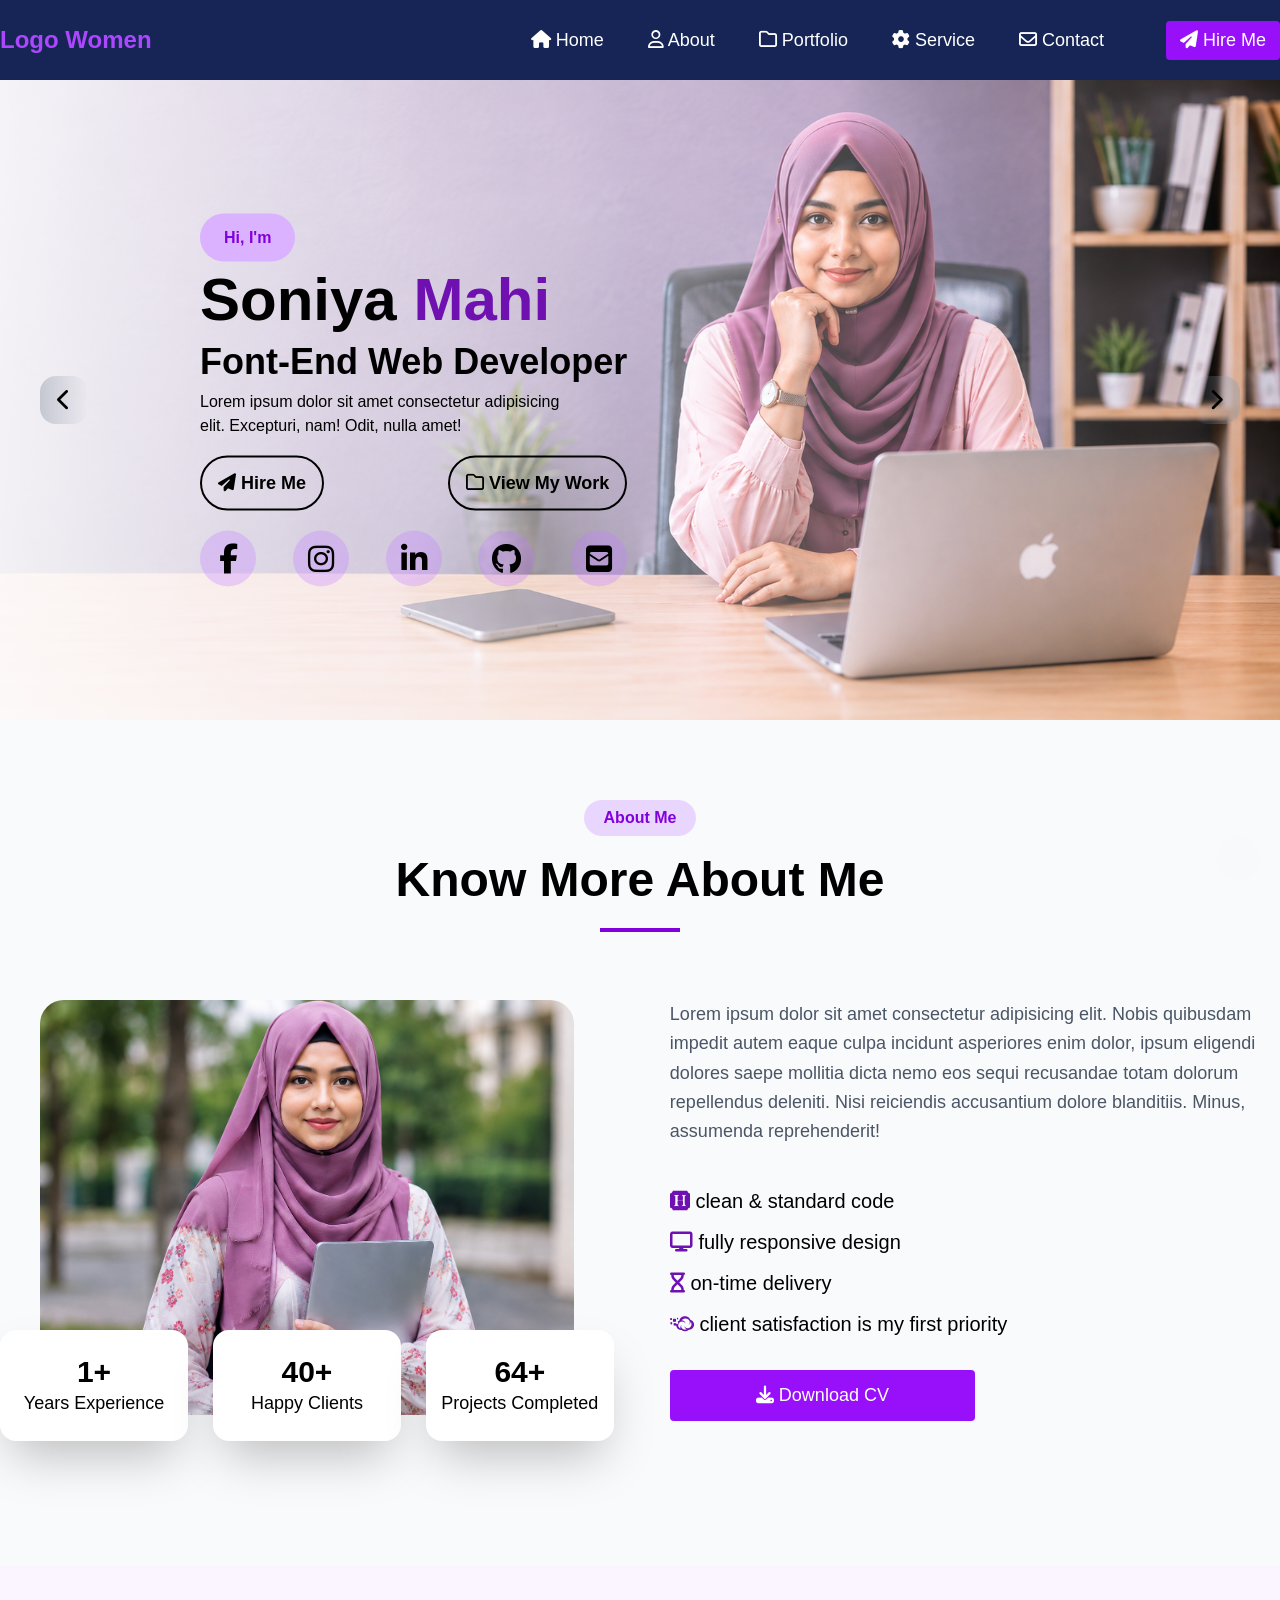
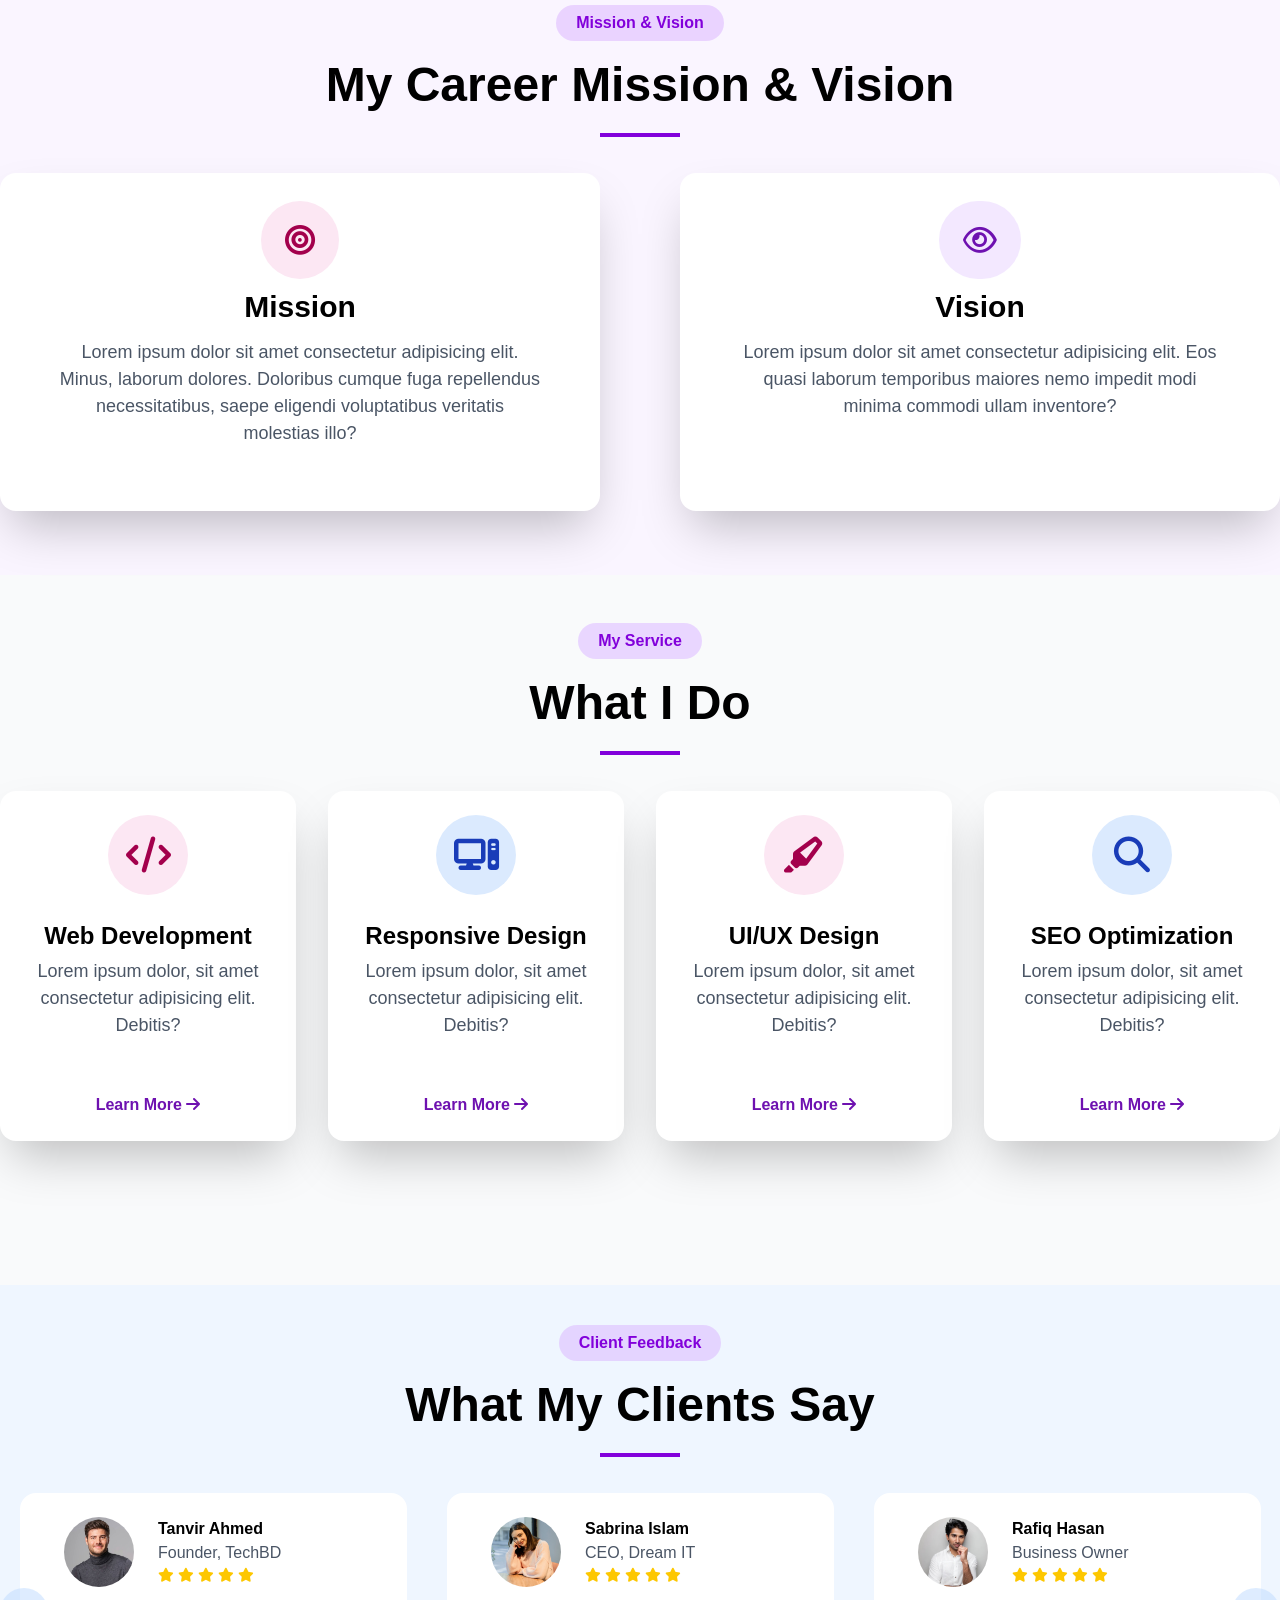
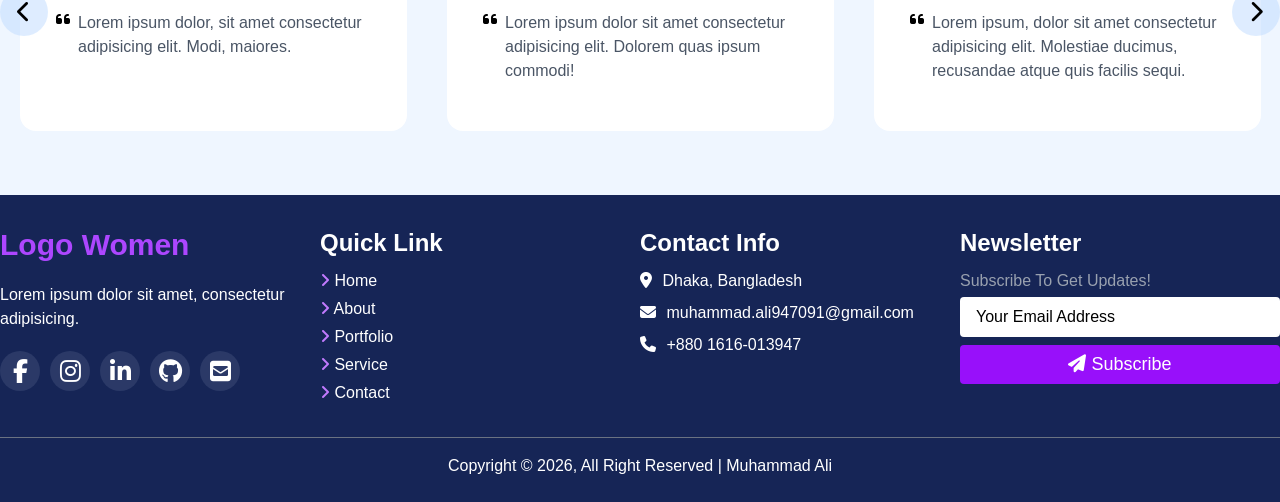
<file: index.html>
<!DOCTYPE html>
<html lang="en">
<head>
    <meta charset="UTF-8">
    <meta name="viewport" content="width=device-width, initial-scale=1.0">
    <!-- font awesome -->
    <link rel="stylesheet" href="https://cdnjs.cloudflare.com/ajax/libs/font-awesome/6.6.0/css/all.min.css">
    <!-- css -->
    <link rel="stylesheet" href="assets/css/slick.css">
    <link rel="stylesheet" href="assets/css/output.css">
    <title>W&P</title>
</head>
<body class="bg-gray-50">
    <!-- ================== navbar ================== -->
    <nav class="bg-blue-950">
        <div class="container mx-auto flex justify-between items-center h-20">
            <div class="text-purple-500 text-2xl font-bold">
                <a href="index.html">Logo Women</a>
            </div>
            <div class="hidden lg:flex">
                <ul class="flex text-white capitalize text-[18px] gap-0 me-12 xl:gap-4">
                    <li class="py-1.5 px-3.5 rounded hover:bg-purple-800 transition cursor-pointer"><a href="index.html"><i class="fa-solid fa-house"></i> home</a></li>
                    <li class="py-1.5 px-3.5 rounded hover:bg-purple-800 transition cursor-pointer"><a href="about.html"><i class="fa-regular fa-user"></i> about</a></li>
                    <li class="py-1.5 px-3.5 rounded hover:bg-purple-800 transition cursor-pointer"><a href="portfolio.html"><i class="fa-regular fa-folder"></i> portfolio</a></li>
                    <li class="py-1.5 px-3.5 rounded hover:bg-purple-800 transition cursor-pointer"><a href="service.html"><i class="fa-solid fa-gear"></i> service</a></li>
                    <li class="py-1.5 px-3.5 rounded hover:bg-purple-800 transition cursor-pointer"><a href="contact.html"><i class="fa-regular fa-envelope"></i> contact</a></li>
                </ul>
                <div>
                    <button class="bg-purple-600 py-1.5 px-3.5 rounded text-white capitalize text-[18px] hover:bg-purple-800 transition cursor-pointer"><i class="fa-solid fa-paper-plane"></i> hire me</button>
                </div>
            </div>
            <div class="relative lg:hidden">
                <button class="text-white text-3xl cursor-pointer hover:text-purple-600 transition"><i class="fa-solid fa-bars"></i></button>
                <div class="absolute bg-blue-950 top-14 right-0 w-36 z-50 hidden">
                    <ul class="text-white capitalize text-[18px] gap-4 block items-center">
                        <li class="py-1.5 px-3.5 rounded hover:bg-purple-800 transition cursor-pointer"><a href="index.html"><i class="fa-solid fa-house"></i> home</a></li>
                        <li class="py-1.5 px-3.5 rounded hover:bg-purple-800 transition cursor-pointer"><a href="about.html"><i class="fa-regular fa-user"></i> about</a></li>
                        <li class="py-1.5 px-3.5 rounded hover:bg-purple-800 transition cursor-pointer"><a href="portfolio.html"><i class="fa-regular fa-folder"></i> portfolio</a></li>
                        <li class="py-1.5 px-3.5 rounded hover:bg-purple-800 transition cursor-pointer"><a href="service.html"><i class="fa-solid fa-gear"></i> service</a></li>
                        <li class="py-1.5 px-3.5 rounded hover:bg-purple-800 transition cursor-pointer"><a href="contact.html"><i class="fa-regular fa-envelope"></i> contact</a></li>
                    </ul>
                    <div>
                        <button class="bg-purple-600 py-1.5 px-3.5 rounded text-white capitalize text-[18px] hover:bg-purple-800 transition cursor-pointer w-full mt-2.5"><i class="fa-solid fa-paper-plane"></i> hire me</button>
                    </div>
                </div>
            </div>
        </div>
    </nav>

    <!-- ================== main ================== -->
    <main>
        <!-- Banner Part -->
        <section>
            <div class="w-full h-full">
                <div class="relative w-full h-full">
                    <button class="prev absolute top-1/2 left-0 -translate-y-1/2 z-10 w-10 h-10 rounded-2xl bg-linear-to-r from-gray-400/50 to-transparent cursor-pointer hover:from-gray-700/50 transition text-[18px] md:left-10 md:text-[22px] md:w-12 md:h-12" type="button"><i class="fa-solid fa-chevron-left"></i></button>
                    <div class="fade">
                        <div>
                            <img class="w-full object-cover object-center" src="assets/images/1.png" alt="banner">
                            <div class="absolute inset-0 bg-linear-to-r from-white/90 via-white/40 to-transparent"></div>
                            <div class="absolute top-1/2 left-14 -translate-y-1/2 xl:left-50 md:left-32 sm:left-16">
                                <h3 class="bg-purple-300 text-purple-700 py-0.5 px-1.5 inline-block rounded-4xl text-[12px] font-bold xl:py-3 xl:px-6 md:text-base sm:text-[14px] sm:py-1.5 sm:px-3">Hi, I'm</h3>
                                <h1 class="text-3xl font-bold capitalize mt-1.5 mb-1.5 xl:text-6xl md:text-5xl md:mt-2 md:mb-3 sm:text-4xl">soniya <span class="text-purple-800">mahi</span></h1>
                                <p class="text-[18px] capitalize font-semibold xl:text-4xl md:text-3xl sm:text-2xl">font-end web developer</p>
                                <p class="w-96 my-1 hidden text-[14px] xl:text-base md:my-2 sm:flex">Lorem ipsum dolor sit amet consectetur adipisicing elit. Excepturi, nam! Odit, nulla amet!</p>
                                <div class="flex gap-2.5 xl:justify-between">
                                    <button class="bg-transparent py-1.5 px-2 rounded-full text-black hover:text-white capitalize text-[14px] hover:bg-purple-800 transition cursor-pointer mt-2.5 font-semibold border-2 border-black hover:border-purple-800 xl:text-[18px] xl:py-3 xl:px-4 md:text-base"><i class="fa-solid fa-paper-plane"></i> hire me</button>
                                    <button class="bg-transparent py-1.5 px-2 rounded-full text-black hover:text-white capitalize text-[14px] hover:bg-purple-800 transition cursor-pointer mt-2.5 font-semibold border-2 border-black hover:border-purple-800 xl:text-[18px] xl:py-3 xl:px-4 md:text-base"><i class="fa-regular fa-folder"></i> view my work</button>
                                </div>
                                <div class="mt-3 flex gap-2.5 xl:justify-between text-[18px] xl:text-3xl sm:text-2xl sm:mt-5 sm:gap-4 text-center">
                                    <a href="" class="flex items-center justify-center bg-purple-400/30 w-7 h-7 rounded-full xl:w-14 xl:h-14 sm:w-10 sm:h-10"><i class="fa-brands fa-facebook-f"></i></a>
                                    <a href="" class="flex items-center justify-center bg-purple-400/30 w-7 h-7 rounded-full xl:w-14 xl:h-14 sm:w-10 sm:h-10"><i class="fa-brands fa-instagram"></i></a>
                                    <a href="" class="flex justify-center items-center bg-purple-400/30 w-7 h-7 rounded-full xl:w-14 xl:h-14 sm:w-10 sm:h-10"><i class="fa-brands fa-linkedin-in"></i></a>
                                    <a href="" class="flex items-center justify-center bg-purple-400/30 w-7 h-7 rounded-full xl:w-14 xl:h-14 sm:w-10 sm:h-10"><i class="fa-brands fa-github"></i></a>
                                    <a href="" class="flex items-center justify-center bg-purple-400/30 w-7 h-7 rounded-full xl:w-14 xl:h-14 sm:w-10 sm:h-10"><i class="fa-solid fa-square-envelope"></i></a>
                                </div>
                            </div>
                        </div>
                        <div>
                            <img class="w-full object-cover object-center" src="assets/images/2.png" alt="banner">
                        </div>
                    </div>
                    <button class="next absolute top-1/2 right-0 -translate-y-1/2 z-10 w-10 h-10 rounded-2xl bg-linear-to-l from-gray-400/50 to-transparent cursor-pointer hover:from-gray-700/50 transition text-[18px] md:right-10 md:text-[22px] md:w-12 md:h-12" type="button"><i class="fa-solid fa-chevron-right"></i></button>
                </div>
            </div>
        </section>

        <!-- About Part -->
        <section class="mt-10 lg:mt-20 md:mt-16 sm:mt-14">
            <div class="container mx-auto text-center">
                <h3 class="bg-purple-300/50 text-purple-700 py-1 px-2.5 rounded-4xl text-[14px] font-bold inline-block capitalize mb-2.5 md:mb-5 sm:text-base sm:py-1.5 sm:px-5">about me</h3>
                <h1 class="relative text-2xl capitalize font-bold before:content-[''] before:absolute before:left-1/2 before:-translate-x-1/2 before:-bottom-5 before:w-20 before:h-1 before:bg-purple-700 lg:text-5xl md:before:-bottom-7 md:text-4xl sm:text-3xl">know more about me</h1>
                <div class="flex mt-16 justify-between flex-col sm:flex-row lg:mt-24 md:mt-20">
                    <div class="w-full px-0 relative 2xl:px-20 xl:px-10 sm:w-1/2">
                        <div class="rounded-none overflow-hidden sm:rounded-3xl">
                            <img src="assets/images/about.png" alt="about-image" class="w-full object-cover">
                        </div>
                        <div class="bg-white w-full py-3 hover:bg-purple-900 text-black hover:text-white transition rounded-2xl shadow-xl 2xl:w-56 2xl:py-8 2xl:-bottom-16 xl:w-47 xl:-bottom-5 block lg:block sm:hidden sm:absolute sm:-bottom-12 sm:left-0 sm:w-36 sm:py-6 mt-3.5 sm:mt-0 sm:shadow-2xl">
                            <h2 class="text-2xl font-bold 2xl:text-4xl sm:text-3xl"><span class="counter">2</span>+</h2>
                            <p class="text-[13px] capitalize xl:text-[18px] sm:text-[15px]">years experience</p>
                        </div>
                        <div class="bg-white w-full py-3 hover:bg-purple-900 text-black hover:text-white transition rounded-2xl shadow-xl 2xl:w-56 2xl:py-8 2xl:-bottom-16 xl:w-47 xl:-bottom-5 block lg:block sm:hidden sm:absolute sm:-bottom-12 sm:left-1/2 sm:-translate-x-1/2 sm:w-36 sm:py-6 mt-3.5 sm:mt-0 sm:shadow-2xl">
                            <h2 class="text-2xl font-bold 2xl:text-4xl sm:text-3xl"><span class="counter">50</span>+</h2>
                            <p class="text-[13px] capitalize xl:text-[18px] sm:text-[15px]">happy clients</p>
                        </div>
                        <div class="bg-white w-full py-3 hover:bg-purple-900 text-black hover:text-white transition rounded-2xl shadow-xl 2xl:w-56 2xl:py-8 2xl:-bottom-16 xl:w-47 xl:-bottom-5 block lg:block sm:hidden sm:absolute sm:-bottom-12 sm:right-0 sm:w-36 sm:py-6 mt-3.5 sm:mt-0 sm:shadow-2xl">
                            <h2 class="text-2xl font-bold 2xl:text-4xl sm:text-3xl"><span class="counter">80</span>+</h2>
                            <p class="text-[13px] capitalize xl:text-[18px] sm:text-[15px]">projects completed</p>
                        </div>
                        <div class="mt-4 text-[16px] text-start hidden lg:hidden md:text-[18px] sm:block">
                            <h4><i class="fa-brands fa-hire-a-helper text-purple-800 mb-2"></i> clean & standard code</h4>
                            <h4><i class="fa-solid fa-display text-purple-800 mb-2"></i> fully responsive design</h4>
                            <h4><i class="fa-solid fa-hourglass text-purple-800 mb-2"></i> on-time delivery</h4>
                            <h4><i class="fa-brands fa-cloudversify text-purple-800 mb-2"></i> client satisfaction is my first priority</h4>
                            <button class="bg-purple-600 py-1.5 px-3.5 rounded text-white capitalize text-[16px] hover:bg-purple-800 transition cursor-pointer mt-2.5 md:text-[18px] md:py-3 md:px-7 md:mt-5"><i class="fa-solid fa-download"></i> Download CV</button>
                        </div>
                    </div>
                    <div class="w-full text-start ml-0 2xl:ml-20 lg:ml-14 sm:w-1/2 sm:ml-7">
                        <p class="leading-normal text-[16px] text-gray-600 md:text-[18px] md:leading-relaxed mt-5 sm:mt-0">Lorem ipsum dolor sit amet consectetur adipisicing elit. Nobis quibusdam impedit autem eaque culpa incidunt asperiores enim dolor, ipsum eligendi dolores saepe mollitia dicta nemo eos sequi recusandae totam dolorum repellendus deleniti. Nisi reiciendis accusantium dolore blanditiis. Minus, assumenda reprehenderit!</p>
                        <div class="mt-4 text-[18px] xl:mt-10 xl:text-[20px] block lg:block sm:hidden">
                            <h4><i class="fa-brands fa-hire-a-helper text-purple-800 mb-2 xl:mb-4"></i> clean & standard code</h4>
                            <h4><i class="fa-solid fa-display text-purple-800 mb-2 xl:mb-4"></i> fully responsive design</h4>
                            <h4><i class="fa-solid fa-hourglass text-purple-800 mb-2 xl:mb-4"></i> on-time delivery</h4>
                            <h4><i class="fa-brands fa-cloudversify text-purple-800 mb-2 xl:mb-4"></i> client satisfaction is my first priority</h4>
                        </div>
                        <button class="bg-purple-600 py-3 px-7 rounded text-white capitalize text-[18px] hover:bg-purple-800 transition cursor-pointer mt-5 block lg:block sm:hidden w-full sm:w-[inherit]"><i class="fa-solid fa-download"></i> Download CV</button>
                        <div class="hidden lg:hidden mt-3.5 gap-2.5 justify-between flex-col md:flex-row md:mt-7 sm:flex">
                            <div class="bg-white text-center w-full py-3 hover:bg-purple-900 text-black hover:text-white transition rounded-2xl shadow-2xl lg:w-36 lg:py-6 md:w-28">
                                <h2 class="text-[18px] font-bold lg:text-3xl md:text-2xl"><span class="counter">2</span>+</h2>
                                <p class="text-[13px] capitalize lg:text-[15px]">years experience</p>
                            </div>
                            <div class="bg-white text-center w-full py-3 hover:bg-purple-900 text-black hover:text-white transition rounded-2xl shadow-2xl lg:w-36 lg:py-6 md:w-28">
                                <h2 class="text-[18px] font-bold lg:text-3xl md:text-2xl"><span class="counter">50</span>+</h2>
                                <p class="text-[13px] capitalize lg:text-[15px]">happy clients</p>
                            </div>
                            <div class="bg-white text-center w-full py-3 hover:bg-purple-900 text-black hover:text-white transition rounded-2xl shadow-2xl lg:w-36 lg:py-6 md:w-28">
                                <h2 class="text-[18px] font-bold lg:text-3xl md:text-2xl"><span class="counter">80</span>+</h2>
                                <p class="text-[13px] capitalize lg:text-[15px]">projects completed</p>
                            </div>
                        </div>
                    </div>
                </div>
            </div>
        </section>

        <!-- Mission & Vision -->
        <section class="bg-purple-50 mt-36 pt-10 pb-16">
            <div class="container mx-auto text-center">
                <h3 class="bg-purple-300/50 text-purple-700 py-1 px-2.5 rounded-4xl text-[14px] font-bold inline-block capitalize mb-2.5 md:mb-5 sm:text-base sm:py-1.5 sm:px-5">mission & vision</h3>
                <h1 class="relative text-2xl capitalize font-bold before:content-[''] before:absolute before:left-1/2 before:-translate-x-1/2 before:-bottom-5 before:w-20 before:h-1 before:bg-purple-700 lg:text-5xl md:before:-bottom-7 md:text-4xl sm:text-3xl">my career mission & vision</h1>
                <div class="flex justify-between mt-16 flex-col md:flex-row">
                    <div class="bg-white w-full px-4 pt-2 pb-4 rounded-2xl shadow-lg 2xl:w-175 xl:w-150 xl:px-14 xl:pt-7 xl:pb-16 lg:px-7 lg:pt-4 lg:pb-8 lg:w-125 md:w-90 md:shadow-2xl">
                        <i class="fa-solid fa-bullseye text-2xl p-2 text-pink-800 bg-pink-100 rounded-full mb-2.5 2xl:text-4xl 2xl:p-7 xl:p-6 lg:text-3xl lg:p-4"></i>
                        <h2 class="text-[18px] capitalize font-bold xl:text-3xl lg:text-2xl">mission</h2>
                        <p class="text-[16px] text-gray-600 mt-1 xl:mt-3.5 xl:text-[18px] lg:mt-2">Lorem ipsum dolor sit amet consectetur adipisicing elit. Minus, laborum dolores. Doloribus cumque fuga repellendus necessitatibus, saepe eligendi voluptatibus veritatis molestias illo?</p>
                    </div>
                    <div class="bg-white w-full px-4 pt-2 pb-4 rounded-2xl shadow-lg 2xl:w-175 xl:w-150 xl:px-14 xl:pt-7 xl:pb-16 lg:px-7 lg:pt-4 lg:pb-8 lg:w-125 md:w-90 mt-3 md:mt-0 md:shadow-2xl">
                        <i class="fa-regular fa-eye text-2xl p-2 text-purple-800 bg-purple-100 rounded-full mb-2.5 2xl:text-4xl 2xl:p-7 xl:p-6 lg:text-3xl lg:p-4"></i>
                        <h2 class="text-[18px] capitalize font-bold xl:text-3xl lg:text-2xl">vision</h2>
                        <p class="text-[16px] text-gray-600 mt-1 xl:mt-3.5 xl:text-[18px] lg:mt-2">Lorem ipsum dolor sit amet consectetur adipisicing elit. Eos quasi laborum temporibus maiores nemo impedit modi minima commodi ullam inventore?</p>
                    </div>
                </div>
            </div>
        </section>

        <!-- Service Part -->
        <section class="mt-12">
            <div class="container mx-auto text-center">
                <h3 class="bg-purple-300/50 text-purple-700 py-1 px-2.5 rounded-4xl text-[14px] font-bold inline-block capitalize mb-2.5 md:mb-5 sm:text-base sm:py-1.5 sm:px-5">my service</h3>
                <h1 class="relative text-2xl capitalize font-bold before:content-[''] before:absolute before:left-1/2 before:-translate-x-1/2 before:-bottom-5 before:w-20 before:h-1 before:bg-purple-700 lg:text-5xl md:before:-bottom-7 md:text-4xl sm:text-3xl">what i do</h1>
                <div class="flex gap-8 justify-between mt-16 flex-col lg:flex-row">
                    <div class="bg-white rounded-2xl p-6 flex flex-col items-center justify-between h-87.5 shadow-2xl">
                        <span class="w-20 h-20 bg-pink-100 rounded-full flex mb-2.5 justify-center items-center 2xl:w-22.5 2xl:h-22.5"><i class="fa-solid fa-code text-4xl text-pink-800"></i></span>
                        <h2 class="text-[20px] capitalize font-bold -mt-10 -mb-14 2xl:text-3xl xl:text-2xl xl:-mb-12">web development</h2>
                        <p class="text-[16px] text-gray-600 xl:text-[18px]">Lorem ipsum dolor, sit amet consectetur adipisicing elit. Debitis?</p>
                        <a href="#" class="text-purple-800 font-bold capitalize">learn more <i class="fa-solid fa-arrow-right"></i></a>
                    </div>
                    <div class="bg-white rounded-2xl p-6 flex flex-col items-center justify-between h-87.5 shadow-2xl">
                        <span class="w-20 h-20 bg-blue-100 rounded-full flex mb-2.5 justify-center items-center 2xl:w-22.5 2xl:h-22.5"><i class="fa-solid fa-computer text-4xl text-blue-800"></i></span>
                        <h2 class="text-[20px] capitalize font-bold -mt-10 -mb-14 2xl:text-3xl xl:text-2xl xl:-mb-12">responsive design</h2>
                        <p class="text-[16px] text-gray-600 xl:text-[18px]">Lorem ipsum dolor, sit amet consectetur adipisicing elit. Debitis?</p>
                        <a href="#" class="text-purple-800 font-bold capitalize">learn more <i class="fa-solid fa-arrow-right"></i></a>
                    </div>
                    <div class="bg-white rounded-2xl p-6 flex flex-col items-center justify-between h-87.5 shadow-2xl">
                        <span class="w-20 h-20 bg-pink-100 rounded-full flex mb-2.5 justify-center items-center 2xl:w-22.5 2xl:h-22.5"><i class="fa-solid fa-highlighter text-4xl text-pink-800"></i></span>
                        <h2 class="text-[20px] capitalize font-bold -mt-10 -mb-14 2xl:text-3xl xl:text-2xl xl:-mb-12">UI/UX design</h2>
                        <p class="text-[16px] text-gray-600 xl:text-[18px]">Lorem ipsum dolor, sit amet consectetur adipisicing elit. Debitis?</p>
                        <a href="#" class="text-purple-800 font-bold capitalize">learn more <i class="fa-solid fa-arrow-right"></i></a>
                    </div>
                    <div class="bg-white rounded-2xl p-6 flex flex-col items-center justify-between h-87.5 shadow-2xl">
                        <span class="w-20 h-20 bg-blue-100 rounded-full flex mb-2.5 justify-center items-center 2xl:w-22.5 2xl:h-22.5"><i class="fa-solid fa-magnifying-glass text-4xl text-blue-800"></i></span>
                        <h2 class="text-[20px] capitalize font-bold -mt-10 -mb-14 2xl:text-3xl xl:text-2xl xl:-mb-12">SEO optimization</h2>
                        <p class="text-[16px] text-gray-600 xl:text-[18px]">Lorem ipsum dolor, sit amet consectetur adipisicing elit. Debitis?</p>
                        <a href="#" class="text-purple-800 font-bold capitalize">learn more <i class="fa-solid fa-arrow-right"></i></a>
                    </div>
                </div>
            </div>
        </section>

        <!-- Feedback part -->
        <section class="bg-blue-50 mt-36 pt-10 pb-16">
            <div class="container mx-auto text-center relative">
                <h3 class="bg-purple-300/50 text-purple-700 py-1 px-2.5 rounded-4xl text-[14px] font-bold inline-block capitalize mb-2.5 md:mb-5 sm:text-base sm:py-1.5 sm:px-5">client feedback</h3>
                <h1 class="relative text-2xl capitalize font-bold before:content-[''] before:absolute before:left-1/2 before:-translate-x-1/2 before:-bottom-5 before:w-20 before:h-1 before:bg-purple-700 lg:text-5xl md:before:-bottom-7 md:text-4xl sm:text-3xl">what my clients say</h1>
                <div class="relative mt-16">
                    <button class="prev-1 absolute top-1/2 left-0 -translate-y-1/2 z-10 w-12 h-12 rounded-full bg-blue-200/50 cursor-pointer text-[22px]" type="button"><i class="fa-solid fa-chevron-left"></i></button>
                    <div class="autoplay">
                        <div class="bg-white rounded-2xl h-full w-full mx-0 sm:mx-5">
                            <div class="flex py-3 px-5.5 xl:py-6 xl:px-11">
                                <div class="w-17.5 h-17.5 shrink-0 rounded-full overflow-hidden me-6">
                                    <img src="assets/images/feedback-1.jpg" alt="" class="w-full h-full object-cover object-center">
                                </div>
                                <div class="text-start">
                                    <h3 class="font-bold capitalize">tanvir ahmed</h3>
                                    <p class="capitalize text-gray-600 text-[14px] xl:text-[16px]">founder, techBD</p>
                                    <div class="text-[12px] text-yellow-400 xl:text-[14px]">
                                        <i class="fa-solid fa-star"></i>
                                        <i class="fa-solid fa-star"></i>
                                        <i class="fa-solid fa-star"></i>
                                        <i class="fa-solid fa-star"></i>
                                        <i class="fa-solid fa-star"></i>
                                    </div>
                                </div>
                            </div>
                            <div class="text-start relative h-36 xl:h-30">
                                <p class="px-8 pb-3 text-gray-600 ml-2 xl:ml-3.5 xl:px-11 xl:pb-6">Lorem ipsum dolor, sit amet consectetur adipisicing elit. Modi, maiores.</p>
                                <i class="fa-solid fa-quote-left absolute top-0 left-4 xl:left-9"></i>
                            </div>
                        </div>
                        <div class="bg-white rounded-2xl h-full w-full mx-0 sm:mx-5">
                            <div class="flex py-3 px-5.5 xl:py-6 xl:px-11">
                                <div class="w-17.5 h-17.5 shrink-0 rounded-full overflow-hidden me-6">
                                    <img src="assets/images/feedback-3.jpg" alt="" class="w-full h-full object-cover object-center">
                                </div>
                                <div class="text-start">
                                    <h3 class="font-bold capitalize">sabrina islam</h3>
                                    <p class="capitalize text-gray-600 text-[14px] xl:text-[16px]">CEO, dream IT</p>
                                    <div class="text-[12px] text-yellow-400 xl:text-[14px]">
                                        <i class="fa-solid fa-star"></i>
                                        <i class="fa-solid fa-star"></i>
                                        <i class="fa-solid fa-star"></i>
                                        <i class="fa-solid fa-star"></i>
                                        <i class="fa-solid fa-star"></i>
                                    </div>
                                </div>
                            </div>
                            <div class="text-start relative h-36 xl:h-30">
                                <p class="px-8 pb-3 text-gray-600 ml-2 xl:ml-3.5 xl:px-11 xl:pb-6">Lorem ipsum dolor sit amet consectetur adipisicing elit. Dolorem quas ipsum commodi!</p>
                                <i class="fa-solid fa-quote-left absolute top-0 left-4 xl:left-9"></i>
                            </div>
                        </div>
                        <div class="bg-white rounded-2xl h-full w-full mx-0 sm:mx-5">
                            <div class="flex py-3 px-5.5 xl:py-6 xl:px-11">
                                <div class="w-17.5 h-17.5 shrink-0 rounded-full overflow-hidden me-6">
                                    <img src="assets/images/feedback-2.jpeg" alt="" class="w-full h-full object-cover object-center">
                                </div>
                                <div class="text-start">
                                    <h3 class="font-bold capitalize">rafiq hasan</h3>
                                    <p class="capitalize text-gray-600 text-[14px] xl:text-[16px]">business owner</p>
                                    <div class="text-[12px] text-yellow-400 xl:text-[14px]">
                                        <i class="fa-solid fa-star"></i>
                                        <i class="fa-solid fa-star"></i>
                                        <i class="fa-solid fa-star"></i>
                                        <i class="fa-solid fa-star"></i>
                                        <i class="fa-solid fa-star"></i>
                                    </div>
                                </div>
                            </div>
                            <div class="text-start relative h-36 xl:h-30">
                                <p class="px-8 pb-3 text-gray-600 ml-2 xl:ml-3.5 xl:px-11 xl:pb-6">Lorem ipsum, dolor sit amet consectetur adipisicing elit. Molestiae ducimus, recusandae atque quis facilis sequi.</p>
                                <i class="fa-solid fa-quote-left absolute top-0 left-4 xl:left-9"></i>
                            </div>
                        </div>
                        <div class="bg-white rounded-2xl h-full w-full mx-0 sm:mx-5">
                            <div class="flex py-3 px-5.5 xl:py-6 xl:px-11">
                                <div class="w-17.5 h-17.5 shrink-0 rounded-full overflow-hidden me-6">
                                    <img src="assets/images/feedback-5.jpg" alt="" class="w-full h-full object-cover object-center">
                                </div>
                                <div class="text-start">
                                    <h3 class="font-bold capitalize">sabbir hiron</h3>
                                    <p class="capitalize text-gray-600 text-[14px] xl:text-[16px]">devloper, techBD</p>
                                    <div class="text-[12px] text-yellow-400 xl:text-[14px]">
                                        <i class="fa-solid fa-star"></i>
                                        <i class="fa-solid fa-star"></i>
                                        <i class="fa-solid fa-star"></i>
                                        <i class="fa-solid fa-star"></i>
                                        <i class="fa-solid fa-star"></i>
                                    </div>
                                </div>
                            </div>
                            <div class="text-start relative h-36 xl:h-30">
                                <p class="px-8 pb-3 text-gray-600 ml-2 xl:ml-3.5 xl:px-11 xl:pb-6">Lorem ipsum, dolor sit amet consectetur adipisicing elit. Molestiae ducimus, recusandae atque quis facilis sequi.</p>
                                <i class="fa-solid fa-quote-left absolute top-0 left-4 xl:left-9"></i>
                            </div>
                        </div>
                        <div class="bg-white rounded-2xl h-full w-full mx-0 sm:mx-5">
                            <div class="flex py-3 px-5.5 xl:py-6 xl:px-11">
                                <div class="w-17.5 h-17.5 shrink-0 rounded-full overflow-hidden me-6">
                                    <img src="assets/images/feedback-4.jpg" alt="" class="w-full h-full object-cover object-center">
                                </div>
                                <div class="text-start">
                                    <h3 class="font-bold capitalize">mahi sony</h3>
                                    <p class="capitalize text-gray-600 text-[14px] xl:text-[16px]">founder, techBD</p>
                                    <div class="text-[12px] text-yellow-400 xl:text-[14px]">
                                        <i class="fa-solid fa-star"></i>
                                        <i class="fa-solid fa-star"></i>
                                        <i class="fa-solid fa-star"></i>
                                        <i class="fa-solid fa-star"></i>
                                        <i class="fa-solid fa-star"></i>
                                    </div>
                                </div>
                            </div>
                            <div class="text-start relative h-36 xl:h-30">
                                <p class="px-8 pb-3 text-gray-600 ml-2 xl:ml-3.5 xl:px-11 xl:pb-6">Lorem ipsum, dolor sit amet consectetur adipisicing elit. Molestiae ducimus, recusandae atque quis facilis sequi.</p>
                                <i class="fa-solid fa-quote-left absolute top-0 left-4 xl:left-9"></i>
                            </div>
                        </div>
                    </div>
                    <button class="next-1 absolute top-1/2 right-0 -translate-y-1/2 z-10 w-12 h-12 rounded-full bg-blue-200/50 cursor-pointer text-[22px]" type="button"><i class="fa-solid fa-chevron-right"></i></button>
                </div>
            </div>
        </section>
    </main>

    <!-- ================== footer ================== -->
    <footer class="bg-blue-950">
        <div class="lg:m-auto lg:container">
            <div class="grid grid-cols-1 justify-between py-8 gap-4 lg:gap-8 xl:gap-0 lg:grid-cols-4 sm:grid-cols-2 text-center sm:text-start">
                <div class="">
                    <div class="text-purple-500 text-3xl font-bold">
                        <a href="#">Logo Women</a>
                    </div>
                    <p class="text-white my-5">Lorem ipsum dolor sit amet, consectetur adipisicing.</p>
                    <div class="flex gap-2.5 text-2xl text-center text-white justify-center sm:justify-start">
                        <a href="" class="flex items-center justify-center bg-blue-100/10 w-10 h-10 rounded-full"><i class="fa-brands fa-facebook-f"></i></a>
                        <a href="" class="flex items-center justify-center bg-blue-100/10 w-10 h-10 rounded-full"><i class="fa-brands fa-instagram"></i></a>
                        <a href="" class="flex justify-center items-center bg-blue-100/10 w-10 h-10 rounded-full"><i class="fa-brands fa-linkedin-in"></i></a>
                        <a href="" class="flex items-center justify-center bg-blue-100/10 w-10 h-10 rounded-full"><i class="fa-brands fa-github"></i></a>
                        <a href="" class="flex items-center justify-center bg-blue-100/10 w-10 h-10 rounded-full"><i class="fa-solid fa-square-envelope"></i></a>
                    </div>
                </div>
                <div class="">
                    <h3 class="text-white font-bold text-[18px] capitalize xl:text-2xl">quick link</h3>
                    <ul class="text-white capitalize mt-2.5 grid grid-cols-1 mx-auto text-start gap-1 text-[14px] xl:text-[16px] w-25 xl:w-full sm:mx-0">
                        <li class="text-center sm:text-start"><a href="index.html" class="hover:text-purple-400 transition"><i class="fa-solid fa-angle-right text-purple-400 before:hidden sm:before:block"></i> home</a></li>
                        <li class="text-center sm:text-start"><a href="about.html" class="hover:text-purple-400 transition"><i class="fa-solid fa-angle-right text-purple-400 before:hidden sm:before:block"></i> about</a></li>
                        <li class="text-center sm:text-start"><a href="portfolio.html" class="hover:text-purple-400 transition"><i class="fa-solid fa-angle-right text-purple-400 before:hidden sm:before:block"></i> portfolio</a></li>
                        <li class="text-center sm:text-start"><a href="service.html" class="hover:text-purple-400 transition"><i class="fa-solid fa-angle-right text-purple-400 before:hidden sm:before:block"></i> service</a></li>
                        <li class="text-center sm:text-start"><a href="contact.html" class="hover:text-purple-400 transition"><i class="fa-solid fa-angle-right text-purple-400 before:hidden sm:before:block"></i> contact</a></li>
                    </ul>
                </div>
                <div class="text-white capitalize">
                    <h3 class="font-bold text-[18px] xl:text-2xl">contact info</h3>
                    <span class="block mt-2.5 text-[14px] xl:text-[16px]"><i class="fa-solid fa-location-dot me-1.5"></i> dhaka, bangladesh</span>
                    <a class="block mt-2 lowercase text-[14px] xl:text-[16px]" href="#"><i class="fa-solid fa-envelope me-1.5"></i> muhammad.ali947091@gmail.com</a>
                    <span class="block mt-2 text-[14px] xl:text-[16px]"><i class="fa-solid fa-phone me-1.5"></i> +880 1616-013947</span>
                </div>
                <div class="text-white capitalize">
                    <h3 class="font-bold text-[18px] xl:text-2xl">newsletter</h3>
                    <div class="mt-2.5">
                        <form action="" class="flex flex-col">
                            <label for="" class="text-gray-400 text-[14px] xl:text-[16px]">subscribe to get updates!</label>
                            <input type="email" placeholder="Your Email Address" class="bg-white py-2 mt-1 rounded text-black px-4 focus:outline-none">
                            <button class="bg-purple-600 py-1.5 px-3.5 rounded text-white capitalize text-[18px] hover:bg-purple-800 transition cursor-pointer mt-2"><i class="fa-solid fa-paper-plane"></i> subscribe</button>
                        </form>
                    </div>
                </div>
            </div>
            <hr class="text-gray-500">
            <div class="pt-4 pb-6 text-white">
                <div class="text-center">
                    <span>Copyright © 2026, All Right Reserved | <a href="#">Muhammad Ali</a></span>
                </div>
            </div>
        </div>
    </footer>

    <!-- ================= back to top ================== -->
    <a class="fixed right-5 bottom-5 bg-purple-500/70 w-11 h-11 rounded-full text-center leading-10.5 hidden back-to-top cursor-pointer">
        <i class="fa fa-chevron-up"></i>
    </a>
    
    <!-- js -->
    <script src="assets/js/jquery-1.12.4.min.js"></script>
    <script src="assets/js/jquery.counterup.min.js"></script>
    <script src="assets/js/waypoints.min.js"></script>
    <script src="assets/js/slick.min.js"></script>
    <script src="assets/js/custom.js"></script>
</body>
</html>


<!--         npx @tailwindcss/cli -i ./assets/css/input.css -o ./assets/css/output.css --watch          -->
</file>
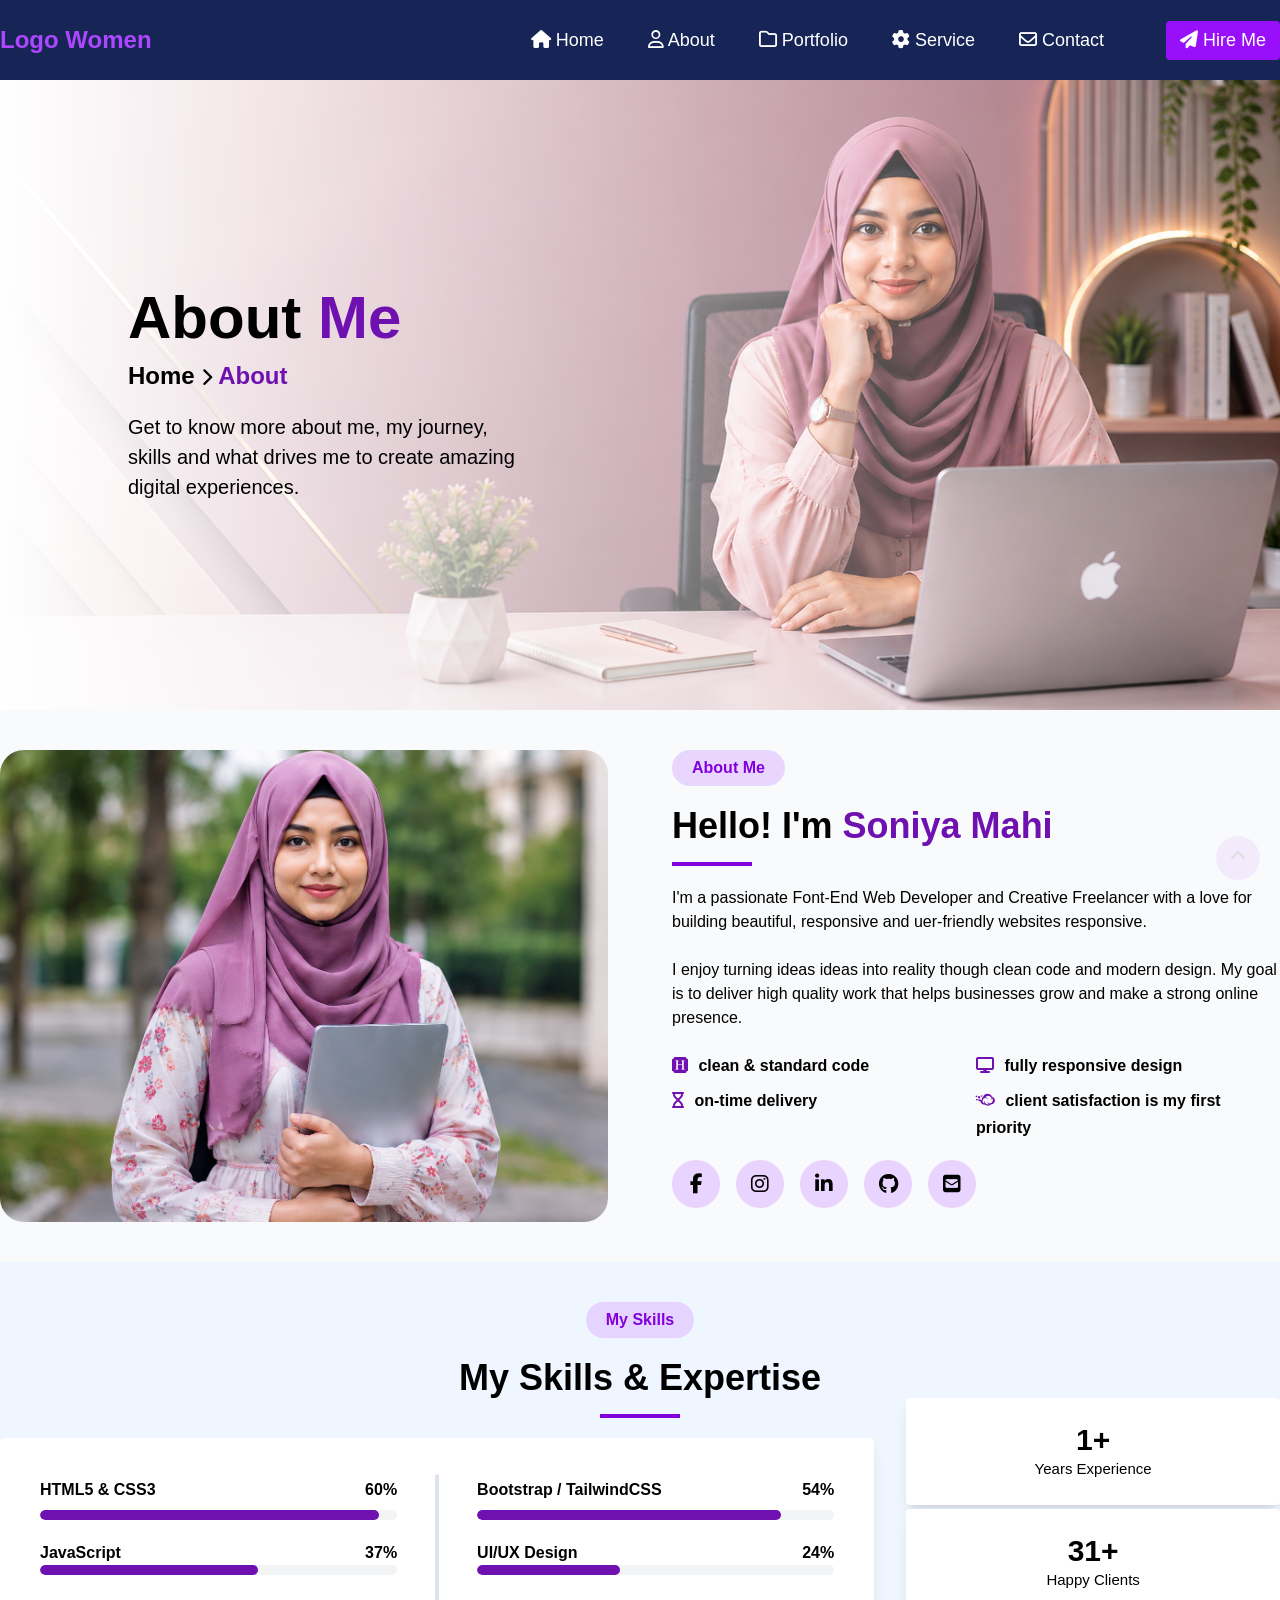
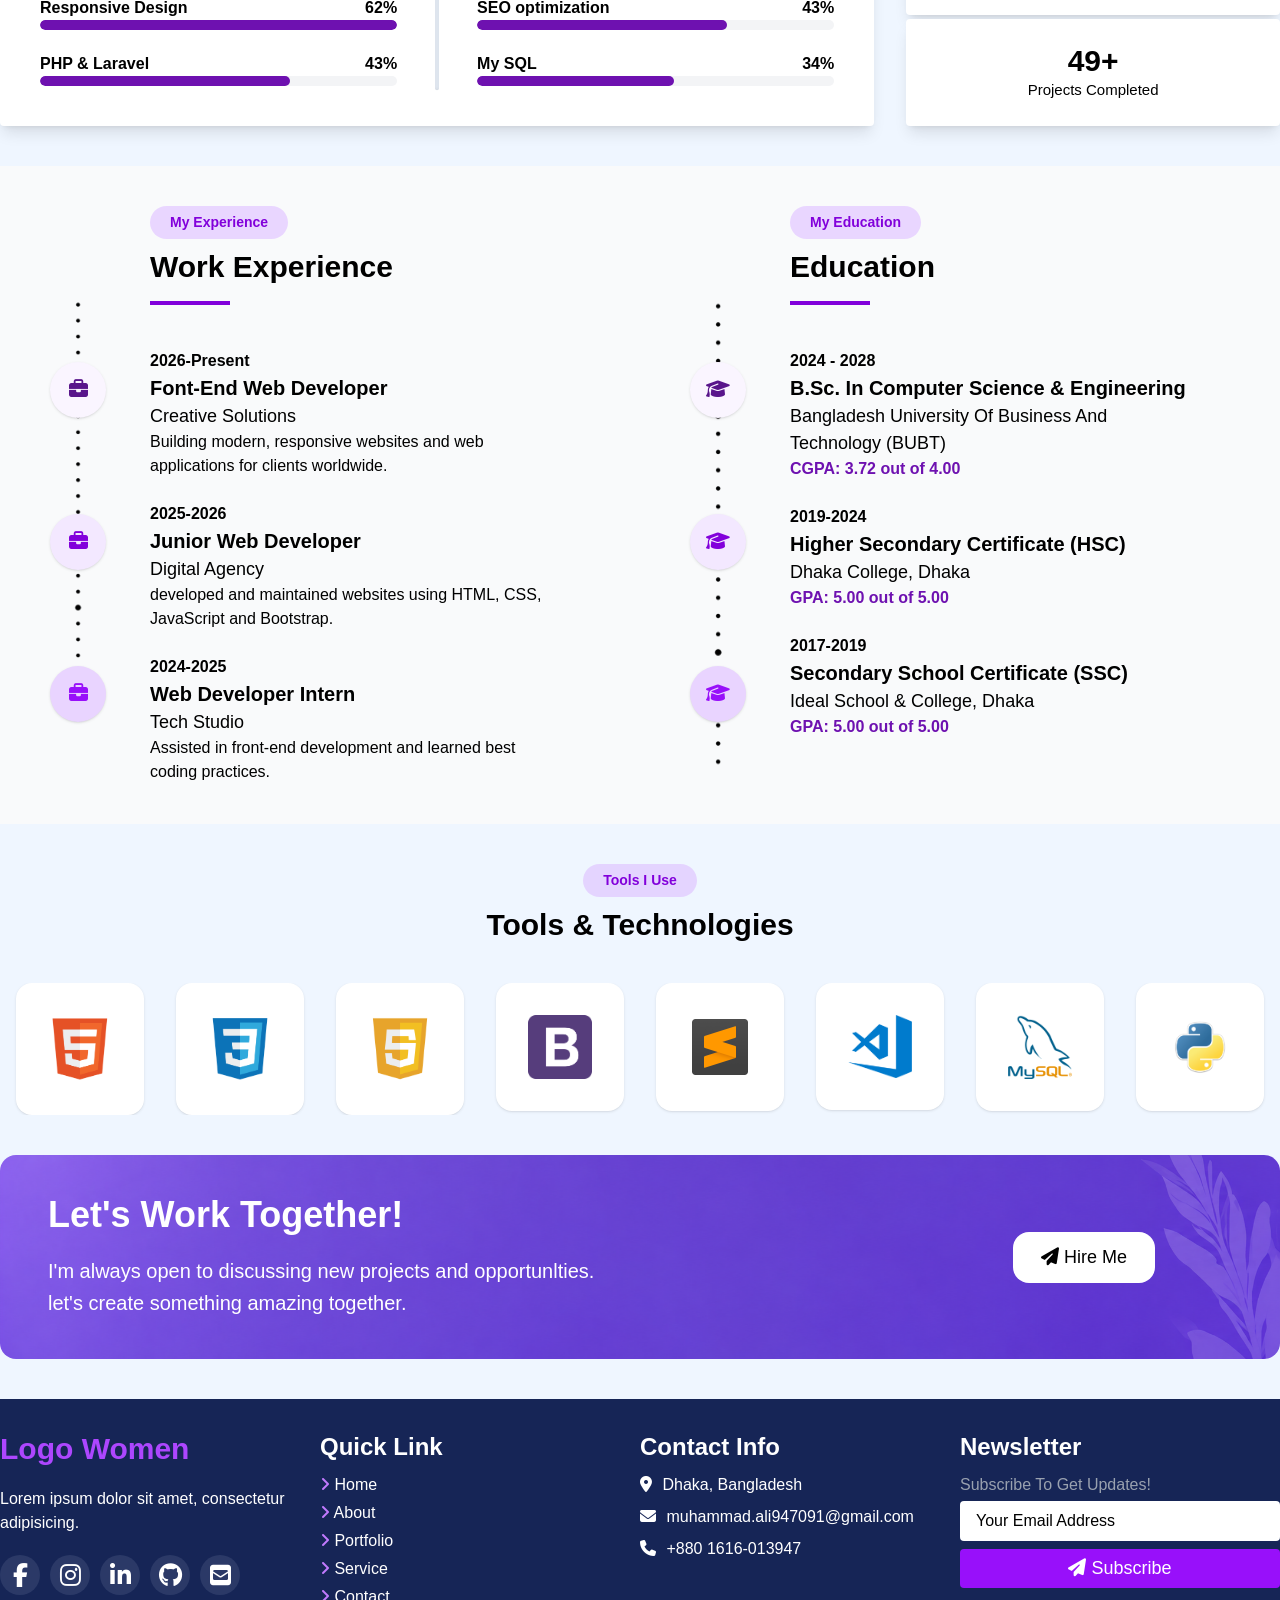
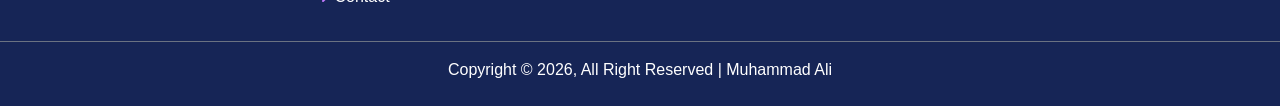
<file: about.html>
<!DOCTYPE html>
<html lang="en">
<head>
    <meta charset="UTF-8">
    <meta name="viewport" content="width=device-width, initial-scale=1.0">
    <!-- font awesome -->
    <link rel="stylesheet" href="https://cdnjs.cloudflare.com/ajax/libs/font-awesome/6.6.0/css/all.min.css">
    <!-- css -->
    <link rel="stylesheet" href="assets/css/animate.css">
    <link rel="stylesheet" href="assets/css/slick.css">
    <link rel="stylesheet" href="assets/css/output.css">
    <title>W&P</title>
</head>
<body class="bg-gray-50">
    <!-- ================== navbar ================== -->
    <nav class="bg-blue-950">
        <div class="container mx-auto flex justify-between items-center h-20">
            <div class="text-purple-500 text-2xl font-bold">
                <a href="index.html">Logo Women</a>
            </div>
            <div class="hidden lg:flex">
                <ul class="flex text-white capitalize text-[18px] gap-0 me-12 xl:gap-4">
                    <li class="py-1.5 px-3.5 rounded hover:bg-purple-800 transition cursor-pointer"><a href="index.html"><i class="fa-solid fa-house"></i> home</a></li>
                    <li class="py-1.5 px-3.5 rounded hover:bg-purple-800 transition cursor-pointer"><a href="about.html"><i class="fa-regular fa-user"></i> about</a></li>
                    <li class="py-1.5 px-3.5 rounded hover:bg-purple-800 transition cursor-pointer"><a href="portfolio.html"><i class="fa-regular fa-folder"></i> portfolio</a></li>
                    <li class="py-1.5 px-3.5 rounded hover:bg-purple-800 transition cursor-pointer"><a href="service.html"><i class="fa-solid fa-gear"></i> service</a></li>
                    <li class="py-1.5 px-3.5 rounded hover:bg-purple-800 transition cursor-pointer"><a href="contact.html"><i class="fa-regular fa-envelope"></i> contact</a></li>
                </ul>
                <div>
                    <button class="bg-purple-600 py-1.5 px-3.5 rounded text-white capitalize text-[18px] hover:bg-purple-800 transition cursor-pointer"><i class="fa-solid fa-paper-plane"></i> hire me</button>
                </div>
            </div>
            <div class="relative lg:hidden">
                <button class="text-white text-3xl cursor-pointer hover:text-purple-600 transition"><i class="fa-solid fa-bars"></i></button>
                <div class="absolute bg-blue-950 top-14 right-0 w-36 z-50 hidden">
                    <ul class="text-white capitalize text-[18px] gap-4 block items-center">
                        <li class="py-1.5 px-3.5 rounded hover:bg-purple-800 transition cursor-pointer"><a href="index.html"><i class="fa-solid fa-house"></i> home</a></li>
                        <li class="py-1.5 px-3.5 rounded hover:bg-purple-800 transition cursor-pointer"><a href="about.html"><i class="fa-regular fa-user"></i> about</a></li>
                        <li class="py-1.5 px-3.5 rounded hover:bg-purple-800 transition cursor-pointer"><a href="portfolio.html"><i class="fa-regular fa-folder"></i> portfolio</a></li>
                        <li class="py-1.5 px-3.5 rounded hover:bg-purple-800 transition cursor-pointer"><a href="service.html"><i class="fa-solid fa-gear"></i> service</a></li>
                        <li class="py-1.5 px-3.5 rounded hover:bg-purple-800 transition cursor-pointer"><a href="contact.html"><i class="fa-regular fa-envelope"></i> contact</a></li>
                    </ul>
                    <div>
                        <button class="bg-purple-600 py-1.5 px-3.5 rounded text-white capitalize text-[18px] hover:bg-purple-800 transition cursor-pointer w-full mt-2.5"><i class="fa-solid fa-paper-plane"></i> hire me</button>
                    </div>
                </div>
            </div>
        </div>
    </nav>

    <!-- ================== main ================== -->
    <main>
        <!-- Banner part -->
        <section>
            <div class="w-full h-[30vh] sm:h-[40vh] md:h-[50vh] lg:h-[70vh] bg-cover bg-center bg-no-repeat bg-[url('../images/3.png')] relative">
                <div class="absolute inset-0 bg-linear-to-r from-white via-white/50">
                    <div class="absolute top-1/2 left-[5%] -translate-y-1/2 w-70 sm:w-100 sm:left-[10%]">
                        <h1 class="text-4xl font-bold capitalize mb-3 lg:text-6xl sm:text-5xl">about <span class="text-purple-800">me</span></h1>
                        <h3 class="text-[16px] capitalize font-bold mb-3 sm:mb-5 lg:text-2xl sm:text-[18px]">home <i class="fa-solid fa-chevron-right text-[12px] sm:text-[14px] md:text-[16px] lg:text-[18px]"></i><span class="text-purple-800"> about</span></h3>
                        <p class="text-[14px] lg:text-[20px] sm:text-[16px]">Get to know more about me, my journey, skills and what drives me to create amazing digital experiences.</p>
                    </div>
                </div>
            </div>
        </section>

        <!-- My story -->
        <section class="my-10">
            <div class="container mx-auto">
                <div class="block lg:hidden text-center mb-10 sm:mb-16 md:mb-20">
                    <h3 class="bg-purple-300/50 text-purple-700 py-1 px-2.5 rounded-4xl text-[14px] font-bold inline-block capitalize mb-2.5 md:mb-5 sm:text-base sm:py-1.5 sm:px-5">about me</h3>
                    <h1 class="relative text-[20px] capitalize font-bold before:content-[''] before:absolute before:left-1/2 before:-translate-x-1/2 before:-bottom-3 before:w-20 before:h-1 before:bg-purple-700 lg:text-4xl md:before:-bottom-5 md:text-3xl sm:text-2xl">hello! i'm <span class="text-purple-800">soniya mahi</span></h1>
                </div>
                <div class="flex flex-col lg:flex-row">
                    <div class="w-full overflow-hidden rounded-none sm:rounded-3xl lg:w-1/2 2xl:w-1/3">
                        <img src="assets/images/about.png" alt="my_image" class="w-full h-full bg-cover bg-center bg-no-repeat">
                    </div>
                    <div class="w-full ml-0 2xl:w-2/3 lg:w-1/2 lg:ml-10 xl:ml-16">
                        <div class="hidden lg:block">
                            <h3 class="bg-purple-300/50 text-purple-700 py-1 px-2.5 rounded-4xl text-[14px] font-bold inline-block capitalize mb-2.5 md:mb-5 sm:text-base sm:py-1.5 sm:px-5">about me</h3>
                            <h1 class="relative text-[20px] capitalize font-bold before:content-[''] before:absolute before:left-0 before:-bottom-3 before:w-20 before:h-1 before:bg-purple-700 lg:text-4xl md:before:-bottom-5 md:text-3xl sm:text-2xl">hello! i'm <span class="text-purple-800">soniya mahi</span></h1>
                        </div>
                        <p class="mt-10">I'm a passionate Font-End Web Developer and Creative Freelancer with a love for building beautiful, responsive and uer-friendly websites responsive. <br><br>I enjoy turning ideas ideas into reality though clean code and modern design. My goal is to deliver high quality work that helps businesses grow and make a strong online presence.</p>
                        <div class="mt-6">
                            <div class="text-[16px] text-start grid grid-cols-1 gap-y-2 font-bold 2xl:text-[18px] xl:grid-cols-2">
                                <h4><i class="fa-brands fa-hire-a-helper text-purple-800 mb-2 text-[16px] me-1.5 2xl:text-[20px]"></i> clean & standard code</h4>
                                <h4><i class="fa-solid fa-display text-purple-800 mb-2 text-[16px] me-1.5 2xl:text-[20px]"></i> fully responsive design</h4>
                                <h4><i class="fa-solid fa-hourglass text-purple-800 mb-2 text-[16px] me-1.5 2xl:text-[20px]"></i> on-time delivery</h4>
                                <h4><i class="fa-brands fa-cloudversify text-purple-800 mb-2 text-[16px] me-1.5 2xl:text-[20px]"></i> client satisfaction is my first priority</h4>
                            </div>
                            <div class="flex gap-4 text-[20px] mt-5">
                                <a href="" class="flex items-center justify-center bg-purple-400/30 w-9 h-9 rounded-full xl:w-12 xl:h-12"><i class="fa-brands fa-facebook-f"></i></a>
                                <a href="" class="flex items-center justify-center bg-purple-400/30 w-9 h-9 rounded-full xl:w-12 xl:h-12"><i class="fa-brands fa-instagram"></i></a>
                                <a href="" class="flex justify-center items-center bg-purple-400/30 w-9 h-9 rounded-full xl:w-12 xl:h-12"><i class="fa-brands fa-linkedin-in"></i></a>
                                <a href="" class="flex items-center justify-center bg-purple-400/30 w-9 h-9 rounded-full xl:w-12 xl:h-12"><i class="fa-brands fa-github"></i></a>
                                <a href="" class="flex items-center justify-center bg-purple-400/30 w-9 h-9 rounded-full xl:w-12 xl:h-12"><i class="fa-solid fa-square-envelope"></i></a>
                            </div>
                        </div>
                    </div>
                </div>
            </div>
        </section>
        <!-- Skills -->
        <section class="py-10 bg-blue-50">
            <div class="container mx-auto">
                <div class="text-center">
                    <h3 class="bg-purple-300/50 text-purple-700 py-1 px-2.5 rounded-4xl text-[14px] font-bold inline-block capitalize mb-2.5 md:mb-5 sm:text-base sm:py-1.5 sm:px-5">my skills</h3>
                    <h1 class="relative text-[20px] capitalize font-bold before:content-[''] before:absolute before:left-1/2 before:-translate-x-1/2 before:-bottom-3 before:w-20 before:h-1 before:bg-purple-700 lg:text-4xl md:before:-bottom-5 md:text-3xl sm:text-2xl">my skills & expertise</span></h1>
                </div>
                <div class="flex flex-col lg:flex-row gap-6 xl:gap-8 2xl:gap-10">
                    <div class="w-full lg:w-[70%] mt-10 bg-white p-10 rounded shadow-lg flex flex-col sm:flex-row gap-0 sm:gap-20 relative before:hidden sm:before:block before:content-[''] before:absolute before:w-1 before:h-[75%] before:bg-blue-50 before:left-1/2 before:-translate-x-1/2 before:top-1/2 before:-translate-y-1/2 before:[box-shadow:inset_2px_0_3px_rgba(0,0,0,0.07),inset_-2px_0_3px_rgba(0,0,0,0.07)] before:rounded-full">
                        <div class="w-full sm:w-1/2 flex flex-col justify-between">
                            <div class="relative">
                                <h3 class="font-bold">HTML5 & CSS3</h3>
                                <div class="w-full h-2.5 overflow-hidden bg-gray-100 rounded-full mt-2">
                                    <div class="w-[95%] h-2.5 bg-purple-800 wow slideInLeft rounded-full" data-wow-duration="1s"></div>
                                </div>
                                <p class="absolute top-0 right-0 font-bold"><span class="counter">95</span>%</p>
                            </div>
                            <div class="relative mt-4 lg:mt-0">
                                <h3 class="font-bold">JavaScript</h3>
                                <div class="w-full h-2.5 overflow-hidden bg-gray-100 rounded-full">
                                    <div class="w-[61%] h-2.5 bg-purple-800 wow slideInLeft rounded-full" data-wow-duration="1s"></div>
                                </div>
                                <p class="absolute top-0 right-0 font-bold"><span class="counter">61</span>%</p>
                            </div>
                            <div class="relative mt-4 lg:mt-0">
                                <h3 class="font-bold">Responsive Design</h3>
                                <div class="w-full h-2.5 overflow-hidden bg-gray-100 rounded-full">
                                    <div class="w-full h-2.5 bg-purple-800 wow slideInLeft rounded-full" data-wow-duration="1s"></div>
                                </div>
                                <p class="absolute top-0 right-0 font-bold"><span class="counter">100</span>%</p>
                            </div>
                            <div class="relative mt-4 lg:mt-0">
                                <h3 class="font-bold">PHP & Laravel</h3>
                                <div class="w-full h-2.5 overflow-hidden bg-gray-100 rounded-full">
                                    <div class="w-[70%] h-2.5 bg-purple-800 wow slideInLeft rounded-full" data-wow-duration="1s"></div>
                                </div>
                                <p class="absolute top-0 right-0 font-bold"><span class="counter">70</span>%</p>
                            </div>
                        </div>
                        <div class="w-full sm:w-1/2 flex flex-col justify-between mt-4 sm:mt-0">
                            <div class="relative">
                                <h3 class="font-bold">Bootstrap / TailwindCSS</h3>
                                <div class="w-full h-2.5 overflow-hidden bg-gray-100 rounded-full mt-2">
                                    <div class="w-[85%] h-2.5 bg-purple-800 wow slideInLeft rounded-full" data-wow-duration="1s"></div>
                                </div>
                                <p class="absolute top-0 right-0 font-bold"><span class="counter">85</span>%</p>
                            </div>
                            <div class="relative mt-4 lg:mt-0">
                                <h3 class="font-bold">UI/UX Design</h3>
                                <div class="w-full h-2.5 overflow-hidden bg-gray-100 rounded-full">
                                    <div class="w-[40%] h-2.5 bg-purple-800 wow slideInLeft rounded-full" data-wow-duration="1s"></div>
                                </div>
                                <p class="absolute top-0 right-0 font-bold"><span class="counter">40</span>%</p>
                            </div>
                            <div class="relative mt-4 lg:mt-0">
                                <h3 class="font-bold">SEO optimization</h3>
                                <div class="w-full h-2.5 overflow-hidden bg-gray-100 rounded-full">
                                    <div class="w-[70%] h-2.5 bg-purple-800 wow slideInLeft rounded-full" data-wow-duration="1s"></div>
                                </div>
                                <p class="absolute top-0 right-0 font-bold"><span class="counter">70</span>%</p>
                            </div>
                            <div class="relative mt-4 lg:mt-0">
                                <h3 class="font-bold">My SQL</h3>
                                <div class="w-full h-2.5 overflow-hidden bg-gray-100 rounded-full">
                                    <div class="w-[55%] h-2.5 bg-purple-800 wow slideInLeft rounded-full" data-wow-duration="1s"></div>
                                </div>
                                <p class="absolute top-0 right-0 font-bold"><span class="counter">55</span>%</p>
                            </div>
                        </div>
                    </div>
                    <div class="w-full lg:w-[30%] flex flex-col sm:flex-row lg:flex-col gap-1">
                        <div class="bg-white text-center w-full py-3 hover:bg-purple-900 text-black hover:text-white transition rounded shadow-lg lg:py-6">
                            <h2 class="text-[18px] font-bold lg:text-3xl md:text-2xl"><span class="counter">2</span>+</h2>
                            <p class="text-[13px] capitalize lg:text-[15px]">years experience</p>
                        </div>
                        <div class="bg-white text-center w-full py-3 hover:bg-purple-900 text-black hover:text-white transition rounded shadow-lg lg:py-6">
                            <h2 class="text-[18px] font-bold lg:text-3xl md:text-2xl"><span class="counter">50</span>+</h2>
                            <p class="text-[13px] capitalize lg:text-[15px]">happy clients</p>
                        </div>
                        <div class="bg-white text-center w-full py-3 hover:bg-purple-900 text-black hover:text-white transition rounded shadow-lg lg:py-6">
                            <h2 class="text-[18px] font-bold lg:text-3xl md:text-2xl"><span class="counter">80</span>+</h2>
                            <p class="text-[13px] capitalize lg:text-[15px]">projects completed</p>
                        </div>
                    </div>
                </div>
            </div>
        </section>

        <!-- Experience & Education -->
        <section class="py-10">
            <div class="container mx-auto">
                <div class="grid grid-cols-1 sm:grid-cols-2 gap-2.5 lg:gap-0">
                    <div class="relative ml-0 lg:ml-37.5">
                        <div class="text-center lg:text-start mb-16">
                            <h3 class="bg-purple-300/50 text-purple-700 py-1 px-2.5 rounded-4xl text-[14px] font-bold inline-block capitalize mb-2.5 sm:py-1.5 sm:px-5">my experience</h3>
                            <h1 class="relative text-[18px] capitalize font-bold before:content-[''] before:absolute before:left-1/2 lg:before:left-0 before:-translate-x-1/2 lg:before:translate-x-0 before:-bottom-5 before:w-20 before:h-1 before:bg-purple-700 lg:text-3xl md:text-2xl sm:text-[20px]">work experience</span></h1>
                        </div>
                        <div class="flex mt-6 text-center sm:text-start">
                            <div class="w-100 mx-auto sm:mx-0">
                                <h5 class="font-bold capitalize">2026-present</h5>
                                <h4 class="text-[20px] font-bold capitalize">font-end web developer</h4>
                                <p class="text-[18px] font-light capitalize">creative solutions</p>
                                <p class="font-normal">Building modern, responsive websites and web applications for clients worldwide.</p>
                            </div>
                        </div>
                        <div class="flex mt-6 text-center sm:text-start">
                            <div class="w-100 mx-auto sm:mx-0">
                                <h5 class="font-bold capitalize">2025-2026</h5>
                                <h4 class="text-[20px] font-bold capitalize">junior web developer</h4>
                                <p class="text-[18px] font-light capitalize">digital agency</p>
                                <p class="font-normal">developed and maintained websites using HTML, CSS, JavaScript and Bootstrap.</p>
                            </div>
                        </div>
                        <div class="flex mt-6 text-center sm:text-start">
                            <div class="w-100 mx-auto sm:mx-0">
                                <h5 class="font-bold capitalize">2024-2025</h5>
                                <h4 class="text-[20px] font-bold capitalize">web developer intern</h4>
                                <p class="text-[18px] font-light capitalize">tech studio</p>
                                <p class="font-normal">Assisted in front-end development and learned best coding practices.</p>
                            </div>
                        </div>
                        <img src="assets/images/dot.png" alt="dot" class="absolute top-22 -left-25 h-105 hidden lg:block">
                        <div class="absolute bg-purple-50 w-14 h-14 rounded-full top-39 -left-25 lg:flex items-center justify-center text-[19px] shadow hover:shadow-lg hidden">
                            <i class="fa-solid fa-briefcase text-purple-900"></i>
                        </div>
                        <div class="absolute bg-purple-100 w-14 h-14 rounded-full top-77 -left-25 lg:flex items-center justify-center text-[19px] shadow hover:shadow-lg hidden">
                            <i class="fa-solid fa-briefcase text-purple-700"></i>
                        </div>
                        <div class="absolute bg-purple-200 w-14 h-14 rounded-full top-115 -left-25 lg:flex items-center justify-center text-[19px] shadow hover:shadow-lg hidden">
                            <i class="fa-solid fa-briefcase text-purple-600"></i>
                        </div>
                    </div>
                    <div class="relative ml-0 lg:ml-37.5 mt-10 sm:mt-0">
                        <div class="text-center lg:text-start mb-16">
                            <h3 class="bg-purple-300/50 text-purple-700 py-1 px-2.5 rounded-4xl text-[14px] font-bold inline-block capitalize mb-2.5 sm:py-1.5 sm:px-5">my education</h3>
                            <h1 class="relative text-[18px] capitalize font-bold before:content-[''] before:absolute before:left-1/2 lg:before:left-0 before:-translate-x-1/2 lg:before:translate-x-0 before:-bottom-5 before:w-20 before:h-1 before:bg-purple-700 lg:text-3xl md:text-2xl sm:text-[20px]">education</span></h1>
                        </div>
                        <div class="flex mt-6 text-center sm:text-start">
                            <div class="w-100 mx-auto sm:mx-0">
                                <h5 class="font-bold capitalize">2024 - 2028</h5>
                                <h4 class="text-[20px] font-bold capitalize">B.Sc. in Computer Science & Engineering</h4>
                                <p class="text-[18px] font-light capitalize">Bangladesh University of Business and Technology (BUBT)</p>
                                <p class="font-bold text-purple-800">CGPA: 3.72 out of 4.00</p>
                            </div>
                        </div>
                        <div class="flex mt-6 text-center sm:text-start">
                            <div class="w-100 mx-auto sm:mx-0">
                                <h5 class="font-bold capitalize">2019-2024</h5>
                                <h4 class="text-[20px] font-bold capitalize">Higher Secondary Certificate (HSC)</h4>
                                <p class="text-[18px] font-light capitalize">Dhaka College, Dhaka</p>
                                <p class="font-bold text-purple-800">GPA: 5.00 out of 5.00</p>
                            </div>
                        </div>
                        <div class="flex mt-6 text-center sm:text-start">
                            <div class="w-100 mx-auto sm:mx-0">
                                <h5 class="font-bold capitalize">2017-2019</h5>
                                <h4 class="text-[20px] font-bold capitalize">Secondary School Certificate (SSC)</h4>
                                <p class="text-[18px] font-light capitalize">Ideal School & College, Dhaka</p>
                                <p class="font-bold text-purple-800">GPA: 5.00 out of 5.00</p>
                            </div>
                        </div>
                        <img src="assets/images/dot.png" alt="dot" class="absolute top-22 -left-26 h-120 hidden lg:block">
                        <div class="absolute bg-purple-50 w-14 h-14 rounded-full top-39 -left-25 lg:flex items-center justify-center text-[19px] shadow hover:shadow-lg hidden">
                            <i class="fa-solid fa-graduation-cap text-purple-900"></i>
                        </div>
                        <div class="absolute bg-purple-100 w-14 h-14 rounded-full top-77 -left-25 lg:flex items-center justify-center text-[19px] shadow hover:shadow-lg hidden">
                            <i class="fa-solid fa-graduation-cap text-purple-700"></i>
                        </div>
                        <div class="absolute bg-purple-200 w-14 h-14 rounded-full top-115 -left-25 lg:flex items-center justify-center text-[19px] shadow hover:shadow-lg hidden">
                            <i class="fa-solid fa-graduation-cap text-purple-600"></i>
                        </div>
                    </div>
                </div>
            </div>
        </section>

        <!-- Tools & technologies -->
        <section class="py-10 bg-blue-50">
            <div class="container mx-auto">
                <div class="text-center">
                    <h3 class="bg-purple-300/50 text-purple-700 py-1 px-2.5 rounded-4xl text-[14px] font-bold inline-block capitalize mb-2.5 sm:py-1.5 sm:px-5">tools i use</h3>
                    <h1 class="relative text-[18px] capitalize font-bold lg:text-3xl md:text-2xl sm:text-[20px]">Tools & technologies</span></h1>
                    <div class="tools-slider my-10">
                        <div class="bg-white p-8 2xl:p-10 mx-8 sm:mx-4 rounded-2xl flex items-center justify-center shadow">
                            <img src="assets/images/tools11.png" alt="html" class="w-20">
                        </div>
                        <div class="bg-white p-8 2xl:p-10 mx-8 sm:mx-4 rounded-2xl flex items-center justify-center shadow">
                            <img src="assets/images/tools12.png" alt="css" class="w-20">
                        </div>
                        <div class="bg-white p-8 2xl:p-10 mx-8 sm:mx-4 rounded-2xl flex items-center justify-center shadow">
                            <img src="assets/images/tools2.png" alt="js" class="w-20">
                        </div>
                        <div class="bg-white p-8 2xl:p-10 mx-8 sm:mx-4 rounded-2xl flex items-center justify-center shadow">
                            <img src="assets/images/tools10.png" alt="bootstrap" class="w-20">
                        </div>
                        <div class="bg-white p-8 2xl:p-10 mx-8 sm:mx-4 rounded-2xl flex items-center justify-center shadow">
                            <img src="assets/images/tools4.png" alt="" class="w-20">
                        </div>
                        <div class="bg-white p-8 2xl:p-10 mx-8 sm:mx-4 rounded-2xl flex items-center justify-center shadow">
                            <img src="assets/images/tools3.png" alt="vs-code" class="w-20">
                        </div>
                        <div class="bg-white p-8 2xl:p-10 mx-8 sm:mx-4 rounded-2xl flex items-center justify-center shadow">
                            <img src="assets/images/tools5.png" alt="my-sql" class="w-20">
                        </div>
                        <div class="bg-white p-8 2xl:p-10 mx-8 sm:mx-4 rounded-2xl flex items-center justify-center shadow">
                            <img src="assets/images/tools1.png" alt="python" class="w-20">
                        </div>
                    </div>
                    <div class="flex flex-col sm:flex-row bg-[url('../images/technologies.png')] bg-center bg-cover bg-no-repeat w-full py-8 lg:py-10 px-6 sm:px-8 md:px-10 lg:px-12 rounded-none sm:rounded-2xl">
                        <div class="w-full sm:w-3/4 text-start">
                            <h1 class="text-white text-2xl sm:text-3xl lg:text-4xl font-bold capitalize mb-1 lg:mb-5">let's work together!</h1>
                            <p class="text-white text-[14px] sm:text-[16px] lg:text-[20px] leading-normal sm:leading-6.5 lg:leading-8">I'm always open to discussing new projects and opportunlties. <br> let's create something amazing together.</p>
                        </div>
                        <div class="w-full sm:w-1/4 items-center flex justify-start mt-3 sm:mt-0 sm:justify-center">
                            <button class="bg-white rounded lg:rounded-2xl text-[18px] capitalize cursor-pointer py-1.5 lg:py-3 px-5 lg:px-7 hover:bg-purple-50 transition"><i class="fa-solid fa-paper-plane"></i> hire me</button>
                        </div>
                    </div>
                </div>
            </div>
        </section>
    </main>

    <!-- ================== footer ================== -->
    <footer class="bg-blue-950">
        <div class="lg:m-auto lg:container">
            <div class="grid grid-cols-1 justify-between py-8 gap-4 lg:gap-8 xl:gap-0 lg:grid-cols-4 sm:grid-cols-2 text-center sm:text-start">
                <div class="">
                    <div class="text-purple-500 text-3xl font-bold">
                        <a href="#">Logo Women</a>
                    </div>
                    <p class="text-white my-5">Lorem ipsum dolor sit amet, consectetur adipisicing.</p>
                    <div class="flex gap-2.5 text-2xl text-center text-white justify-center sm:justify-start">
                        <a href="" class="flex items-center justify-center bg-blue-100/10 w-10 h-10 rounded-full"><i class="fa-brands fa-facebook-f"></i></a>
                        <a href="" class="flex items-center justify-center bg-blue-100/10 w-10 h-10 rounded-full"><i class="fa-brands fa-instagram"></i></a>
                        <a href="" class="flex justify-center items-center bg-blue-100/10 w-10 h-10 rounded-full"><i class="fa-brands fa-linkedin-in"></i></a>
                        <a href="" class="flex items-center justify-center bg-blue-100/10 w-10 h-10 rounded-full"><i class="fa-brands fa-github"></i></a>
                        <a href="" class="flex items-center justify-center bg-blue-100/10 w-10 h-10 rounded-full"><i class="fa-solid fa-square-envelope"></i></a>
                    </div>
                </div>
                <div class="">
                    <h3 class="text-white font-bold text-[18px] capitalize xl:text-2xl">quick link</h3>
                    <ul class="text-white capitalize mt-2.5 grid grid-cols-1 mx-auto text-start gap-1 text-[14px] xl:text-[16px] w-25 xl:w-full sm:mx-0">
                        <li class="text-center sm:text-start"><a href="index.html" class="hover:text-purple-400 transition"><i class="fa-solid fa-angle-right text-purple-400 before:hidden sm:before:block"></i> home</a></li>
                        <li class="text-center sm:text-start"><a href="about.html" class="hover:text-purple-400 transition"><i class="fa-solid fa-angle-right text-purple-400 before:hidden sm:before:block"></i> about</a></li>
                        <li class="text-center sm:text-start"><a href="portfolio.html" class="hover:text-purple-400 transition"><i class="fa-solid fa-angle-right text-purple-400 before:hidden sm:before:block"></i> portfolio</a></li>
                        <li class="text-center sm:text-start"><a href="service.html" class="hover:text-purple-400 transition"><i class="fa-solid fa-angle-right text-purple-400 before:hidden sm:before:block"></i> service</a></li>
                        <li class="text-center sm:text-start"><a href="contact.html" class="hover:text-purple-400 transition"><i class="fa-solid fa-angle-right text-purple-400 before:hidden sm:before:block"></i> contact</a></li>
                    </ul>
                </div>
                <div class="text-white capitalize">
                    <h3 class="font-bold text-[18px] xl:text-2xl">contact info</h3>
                    <span class="block mt-2.5 text-[14px] xl:text-[16px]"><i class="fa-solid fa-location-dot me-1.5"></i> dhaka, bangladesh</span>
                    <a class="block mt-2 lowercase text-[14px] xl:text-[16px]" href="#"><i class="fa-solid fa-envelope me-1.5"></i> muhammad.ali947091@gmail.com</a>
                    <span class="block mt-2 text-[14px] xl:text-[16px]"><i class="fa-solid fa-phone me-1.5"></i> +880 1616-013947</span>
                </div>
                <div class="text-white capitalize">
                    <h3 class="font-bold text-[18px] xl:text-2xl">newsletter</h3>
                    <div class="mt-2.5">
                        <form action="" class="flex flex-col">
                            <label for="" class="text-gray-400 text-[14px] xl:text-[16px]">subscribe to get updates!</label>
                            <input type="email" placeholder="Your Email Address" class="bg-white py-2 mt-1 rounded text-black px-4 focus:outline-none">
                            <button class="bg-purple-600 py-1.5 px-3.5 rounded text-white capitalize text-[18px] hover:bg-purple-800 transition cursor-pointer mt-2"><i class="fa-solid fa-paper-plane"></i> subscribe</button>
                        </form>
                    </div>
                </div>
            </div>
            <hr class="text-gray-500">
            <div class="pt-4 pb-6 text-white">
                <div class="text-center">
                    <span>Copyright © 2026, All Right Reserved | <a href="#">Muhammad Ali</a></span>
                </div>
            </div>
        </div>
    </footer>

    <!-- ================= back to top ================== -->
    <a class="fixed right-5 bottom-5 bg-purple-500/70 w-11 h-11 rounded-full text-center leading-10.5 hidden back-to-top cursor-pointer">
        <i class="fa fa-chevron-up"></i>
    </a>

    <!-- js -->
    <script src="assets/js/jquery-1.12.4.min.js"></script>
    <script src="assets/js/jquery.counterup.min.js"></script>
    <script src="assets/js/waypoints.min.js"></script>
    <script src="assets/js/slick.min.js"></script>
    <script src="assets/js/wow.min.js"></script>
    <script src="assets/js/custom.js"></script>
</body>
</html>
</file>
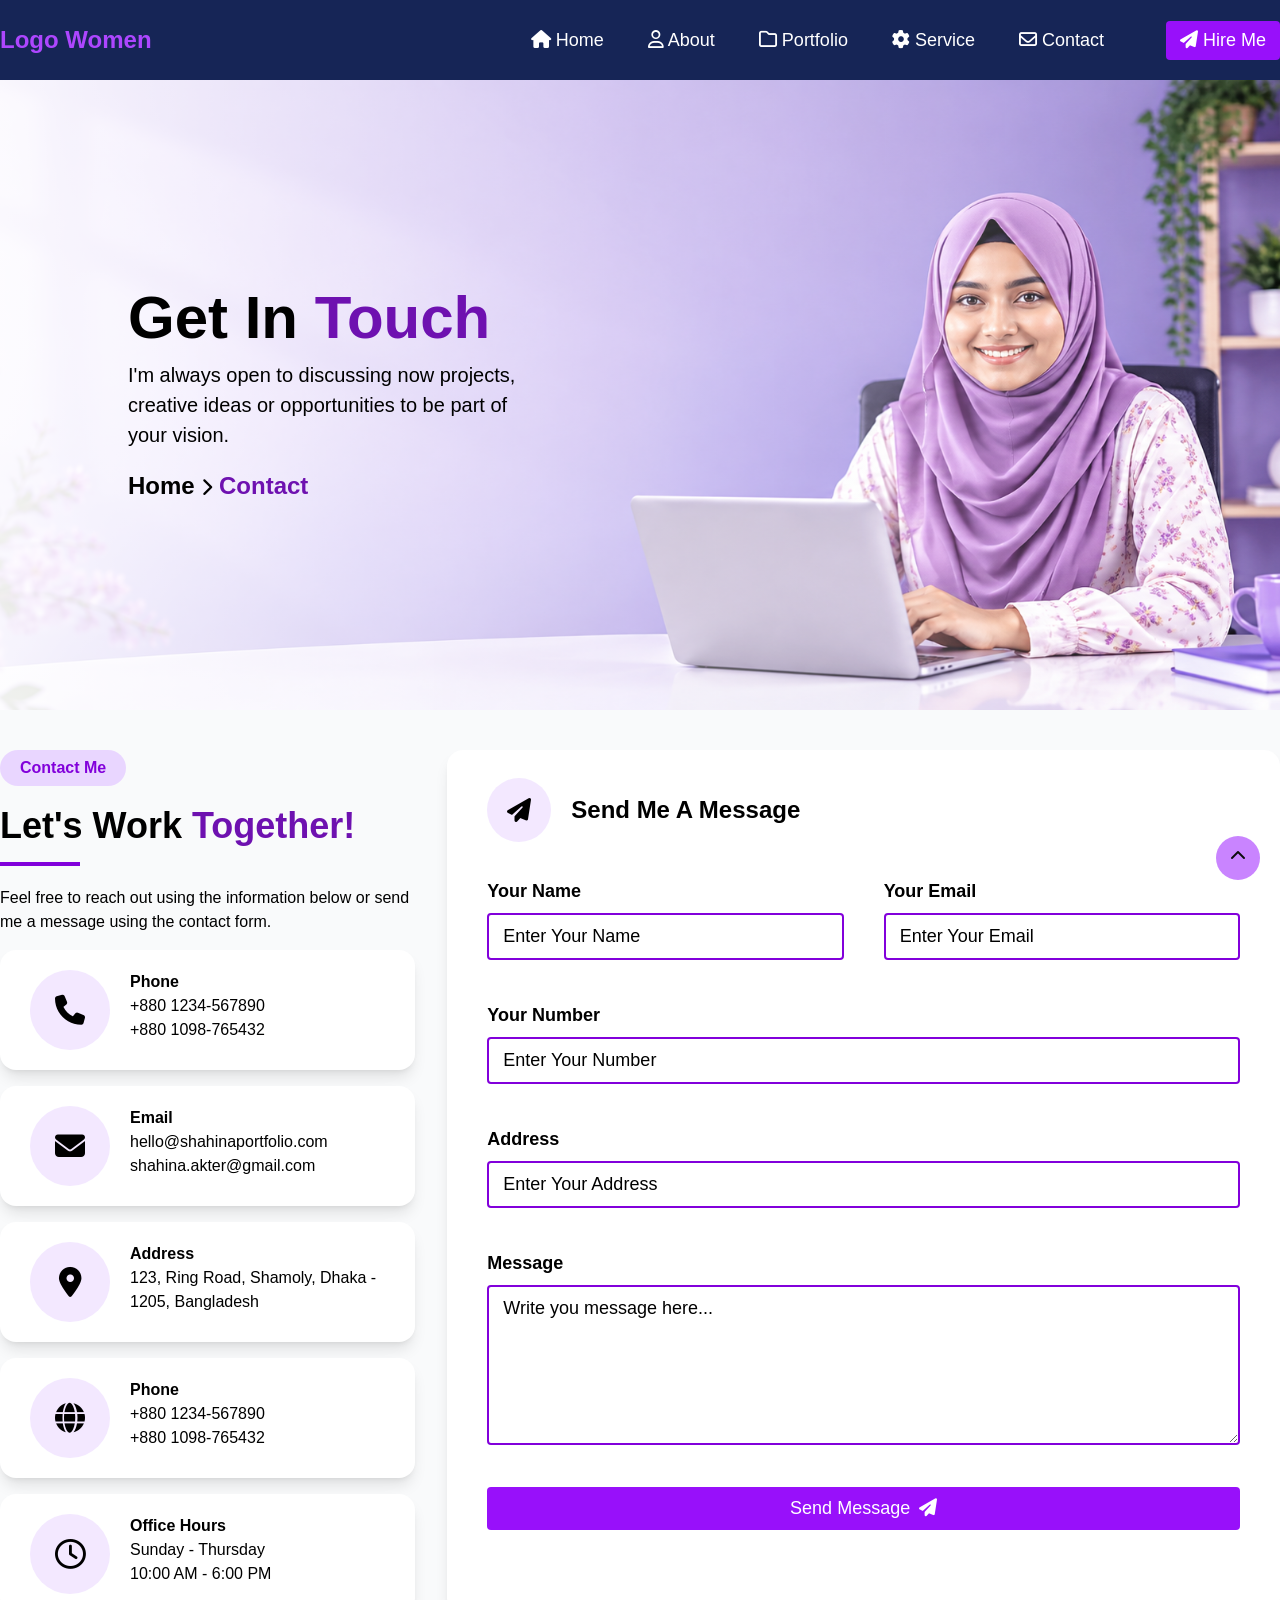
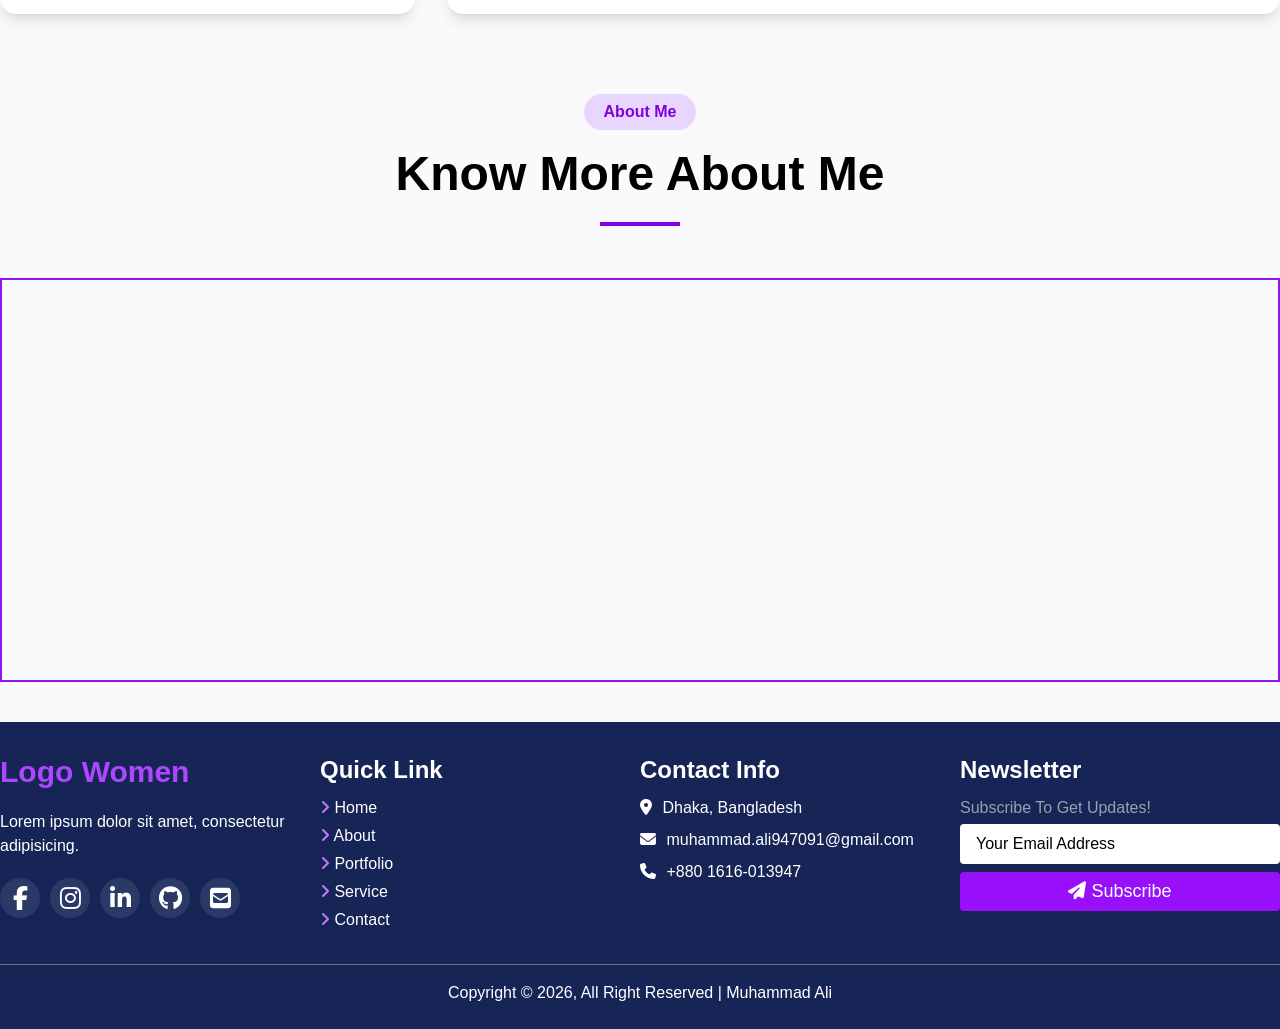
<file: contact.html>
<!DOCTYPE html>
<html lang="en">
<head>
    <meta charset="UTF-8">
    <meta name="viewport" content="width=device-width, initial-scale=1.0">
    <!-- font awesome -->
    <link rel="stylesheet" href="https://cdnjs.cloudflare.com/ajax/libs/font-awesome/6.6.0/css/all.min.css">
    <!-- css -->
    <link rel="stylesheet" href="assets/css/output.css">
    <title>W&P</title>
</head>
<body class="bg-gray-50">
    <!-- ================== navbar ================== -->
    <nav class="bg-blue-950">
        <div class="container mx-auto flex justify-between items-center h-20">
            <div class="text-purple-500 text-2xl font-bold">
                <a href="index.html">Logo Women</a>
            </div>
            <div class="hidden lg:flex">
                <ul class="flex text-white capitalize text-[18px] gap-0 me-12 xl:gap-4">
                    <li class="py-1.5 px-3.5 rounded hover:bg-purple-800 transition cursor-pointer"><a href="index.html"><i class="fa-solid fa-house"></i> home</a></li>
                    <li class="py-1.5 px-3.5 rounded hover:bg-purple-800 transition cursor-pointer"><a href="about.html"><i class="fa-regular fa-user"></i> about</a></li>
                    <li class="py-1.5 px-3.5 rounded hover:bg-purple-800 transition cursor-pointer"><a href="portfolio.html"><i class="fa-regular fa-folder"></i> portfolio</a></li>
                    <li class="py-1.5 px-3.5 rounded hover:bg-purple-800 transition cursor-pointer"><a href="service.html"><i class="fa-solid fa-gear"></i> service</a></li>
                    <li class="py-1.5 px-3.5 rounded hover:bg-purple-800 transition cursor-pointer"><a href="contact.html"><i class="fa-regular fa-envelope"></i> contact</a></li>
                </ul>
                <div>
                    <button class="bg-purple-600 py-1.5 px-3.5 rounded text-white capitalize text-[18px] hover:bg-purple-800 transition cursor-pointer"><i class="fa-solid fa-paper-plane"></i> hire me</button>
                </div>
            </div>
            <div class="relative lg:hidden">
                <button class="text-white text-3xl cursor-pointer hover:text-purple-600 transition"><i class="fa-solid fa-bars"></i></button>
                <div class="absolute bg-blue-950 top-14 right-0 w-36 z-50 hidden">
                    <ul class="text-white capitalize text-[18px] gap-4 block items-center">
                        <li class="py-1.5 px-3.5 rounded hover:bg-purple-800 transition cursor-pointer"><a href="index.html"><i class="fa-solid fa-house"></i> home</a></li>
                        <li class="py-1.5 px-3.5 rounded hover:bg-purple-800 transition cursor-pointer"><a href="about.html"><i class="fa-regular fa-user"></i> about</a></li>
                        <li class="py-1.5 px-3.5 rounded hover:bg-purple-800 transition cursor-pointer"><a href="portfolio.html"><i class="fa-regular fa-folder"></i> portfolio</a></li>
                        <li class="py-1.5 px-3.5 rounded hover:bg-purple-800 transition cursor-pointer"><a href="service.html"><i class="fa-solid fa-gear"></i> service</a></li>
                        <li class="py-1.5 px-3.5 rounded hover:bg-purple-800 transition cursor-pointer"><a href="contact.html"><i class="fa-regular fa-envelope"></i> contact</a></li>
                    </ul>
                    <div>
                        <button class="bg-purple-600 py-1.5 px-3.5 rounded text-white capitalize text-[18px] hover:bg-purple-800 transition cursor-pointer w-full mt-2.5"><i class="fa-solid fa-paper-plane"></i> hire me</button>
                    </div>
                </div>
            </div>
        </div>
    </nav>

    <!-- ================== main ================== -->
    <main>
        <!-- Banner part -->
        <section>
            <div class="w-full h-[30vh] sm:h-[40vh] md:h-[50vh] lg:h-[70vh] bg-cover bg-center bg-no-repeat bg-[url('../images/contact-abnner.png')] relative">
                <div class="absolute inset-0 bg-linear-to-r from-white/90 via-white/40 to-transparent">
                    <div class="absolute top-1/2 left-[5%] -translate-y-1/2 w-70 sm:w-100 sm:left-[10%]">
                        <h1 class="text-4xl font-bold capitalize mb-3 lg:text-6xl sm:text-5xl">get in <span class="text-purple-800">touch</span></h1>
                        <p class="text-[14px] lg:text-[20px] sm:text-[16px] mb-3 sm:mb-5">I'm always open to discussing now projects, creative ideas or opportunities to be part of your vision.</p>
                        <h3 class="text-[16px] capitalize font-bold lg:text-2xl sm:text-[18px]">home <i class="fa-solid fa-chevron-right text-[12px] sm:text-[14px] md:text-[16px] lg:text-[18px]"></i><span class="text-purple-800"> contact</span></h3>
                    </div>
                </div>
            </div>
        </section>

        <!-- form part -->
        <section class="py-10">
            <div class="container mx-auto">
                <div class="flex flex-col lg:flex-row gap-6 xl:gap-8 2xl:gap-10">
                    <div class="w-full lg:w-1/3">
                        <div class="">
                            <div class="">
                                <h3 class="bg-purple-300/50 text-purple-700 py-1 px-2.5 rounded-4xl text-[14px] font-bold inline-block capitalize mb-2.5 md:mb-5 sm:text-base sm:py-1.5 sm:px-5">contact me</h3>
                                <h1 class="relative text-3xl xl:text-4xl capitalize font-bold before:content-[''] before:absolute before:left-0 before:-bottom-3 before:w-20 before:h-1 before:bg-purple-700 md:before:-bottom-5">let's work <span class="text-purple-800">together!</span></h1>
                                <p class="mt-10">Feel free to reach out using the information below or send me a message using the contact form.</p>
                            </div>
                            <div class="">
                                <div class="bg-white shadow-lg mt-4 py-5 px-7.5 flex gap-5 rounded-none sm:rounded-2xl">
                                    <div class="bg-purple-100 min-w-16 xl:min-w-20 h-16 xl:h-20 rounded-full text-2xl xl:text-3xl flex justify-center items-center">
                                        <i class="fa-solid fa-phone"></i>
                                    </div>
                                    <div class="flex flex-col">
                                        <h4 class="font-bold capitalize">phone</h4>
                                        <span>+880 1234-567890</span>
                                        <span>+880 1098-765432</span>
                                    </div>
                                </div>
                                <div class="bg-white shadow-lg mt-4 py-5 px-7.5 flex gap-5 rounded-none sm:rounded-2xl">
                                    <div class="bg-purple-100 min-w-16 xl:min-w-20 h-16 xl:h-20 rounded-full text-2xl xl:text-3xl flex justify-center items-center">
                                        <i class="fa-solid fa-envelope"></i>
                                    </div>
                                    <div class="flex flex-col">
                                        <h4 class="font-bold capitalize">email</h4>
                                        <span>hello@shahinaportfolio.com</span>
                                        <span>shahina.akter@gmail.com</span>
                                    </div>
                                </div>
                                <div class="bg-white shadow-lg mt-4 py-5 px-7.5 flex gap-5 rounded-none sm:rounded-2xl">
                                    <div class="bg-purple-100 min-w-16 xl:min-w-20 h-16 xl:h-20 rounded-full text-2xl xl:text-3xl flex justify-center items-center">
                                        <i class="fa-solid fa-location-dot"></i>
                                    </div>
                                    <div class="flex flex-col">
                                        <h4 class="font-bold capitalize">address</h4>
                                        <span>123, Ring Road, Shamoly, Dhaka - 1205, Bangladesh</span>
                                    </div>
                                </div>
                                <div class="bg-white shadow-lg mt-4 py-5 px-7.5 flex gap-5 rounded-none sm:rounded-2xl">
                                    <div class="bg-purple-100 min-w-16 xl:min-w-20 h-16 xl:h-20 rounded-full text-2xl xl:text-3xl flex justify-center items-center">
                                        <i class="fa-solid fa-globe"></i>
                                    </div>
                                    <div class="flex flex-col">
                                        <h4 class="font-bold capitalize">phone</h4>
                                        <span>+880 1234-567890</span>
                                        <span>+880 1098-765432</span>
                                    </div>
                                </div>
                                <div class="bg-white shadow-lg mt-4 py-5 px-7.5 flex gap-5 rounded-none sm:rounded-2xl">
                                    <div class="bg-purple-100 min-w-16 xl:min-w-20 h-16 xl:h-20 rounded-full text-2xl xl:text-3xl flex justify-center items-center">
                                        <i class="fa-regular fa-clock"></i>
                                    </div>
                                    <div class="flex flex-col">
                                        <h4 class="font-bold capitalize">office hours</h4>
                                        <span>Sunday - Thursday</span>
                                        <span>10:00 AM - 6:00 PM</span>
                                    </div>
                                </div>
                            </div>
                        </div>
                    </div>
                    <div class="bg-white w-full lg:w-2/3 shadow-lg rounded-none sm:rounded-2xl py-7 px-10 relative">
                        <p id="check_fix" class="absolute text-green-600 capitalize text-[12px] border py-0 px-2 border-green-600 right-10 top-24 sm:top-14 hidden"></p>
                        <div class="flex gap-5 mb-9">
                            <i class="fa-solid fa-paper-plane bg-purple-100 text-2xl p-5 rounded-full"></i>
                            <h2 class="capitalize text-2xl font-semibold flex items-center">send me a message</h2>
                        </div>
                        <form action="" method="post" class="flex flex-col gap-6">
                            <div class="grid grid-cols-1 sm:grid-cols-2 gap-10">
                                <div class="flex flex-col relative">
                                    <label for="" class="capitalize font-semibold mb-2 text-[18px]">your name</label>
                                    <input id="contact_name" type="text" placeholder="Enter Your Name" class="border-purple-700 mb-4.5 border-2 py-2 outline-none px-3.5 rounded text-[18px]">
                                    <p id="name_error" class="text-red-600 absolute left-0 -bottom-2 capitalize"></p>
                                </div>
                                <div class="flex flex-col relative -mt-4.5 sm:mt-0">
                                    <label for="" class="capitalize font-semibold mb-2 text-[18px]">your email</label>
                                    <input id="contact_email" type="email" placeholder="Enter Your Email" class="border-purple-700 mb-4.5 border-2 py-2 outline-none px-3.5 rounded text-[18px]">
                                    <p id="email_error" class="text-red-600 absolute left-0 -bottom-2 capitalize"></p>
                                </div>
                            </div>
                            <div class="flex flex-col relative">
                                <label for="" class="capitalize font-semibold mb-2 text-[18px]">your number</label>
                                <input id="contact_number" type="number" placeholder="Enter Your Number" class="border-purple-700 mb-4.5 border-2 py-2 outline-none px-3.5 rounded text-[18px]">
                                <p id="number_error" class="text-red-600 absolute left-0 -bottom-2 capitalize"></p>
                            </div>
                            <div class="flex flex-col relative">
                                <label for="" class="capitalize font-semibold mb-2 text-[18px]">address</label>
                                <input type="text" placeholder="Enter Your Address" class="border-purple-700 mb-4.5 border-2 py-2 outline-none px-3.5 rounded text-[18px]">
                            </div>
                            <div class="flex flex-col relative">
                                <label for="" class="capitalize font-semibold mb-2 text-[18px]">message</label>
                                <textarea name="message" id="contact_message" placeholder="Write you message here..." class="border-purple-700 mb-4.5 border-2 py-2 outline-none px-3.5 rounded text-[18px] h-40"></textarea>
                                <p id="message_error" class="text-red-600 absolute left-0 -bottom-2 capitalize"></p>
                            </div>
                            <div class="">
                                <button class="bg-purple-600 py-2 px-4 rounded text-white capitalize text-[18px] hover:bg-purple-800 transition cursor-pointer w-full" onclick="return sub()">send message <i class="fa-solid fa-paper-plane ml-1"></i></button>
                                <p id="check_error" class="text-red-600 capitalize text-[12px] border py-0 px-2 border-red-600 mt-1.5 hidden"></p>
                            </div>
                        </form>
                    </div>
                </div>
            </div>
        </section>

        <!-- map -->
        <section class="py-10">
            <div class="container mx-auto">
                <div class="flex flex-col items-center text-center">
                    <h3 class="bg-purple-300/50 text-center text-purple-700 py-1 px-2.5 rounded-4xl text-[14px] font-bold inline-block capitalize mb-2.5 md:mb-5 sm:text-base sm:py-1.5 sm:px-5">about me</h3>
                    <h1 class="relative text-2xl capitalize font-bold before:content-[''] before:absolute before:left-1/2 before:-translate-x-1/2 before:-bottom-5 before:w-20 before:h-1 before:bg-purple-700 lg:text-5xl md:before:-bottom-7 md:text-4xl sm:text-3xl">know more about me</h1>
                </div>
                <div class="mt-20 border-2 border-purple-600">
                    <iframe src="https://www.google.com/maps/embed?pb=!1m18!1m12!1m3!1d7302.604387847171!2d90.35856954513878!3d23.772250983195608!2m3!1f0!2f0!3f0!3m2!1i1024!2i768!4f13.1!3m3!1m2!1s0x3755c0a880f7909d%3A0xe8d7d2484b62becc!2sShyamoli%2C%20Dhaka!5e0!3m2!1sen!2sbd!4v1789048008187!5m2!1sen!2sbd" width="100%" height="400" style="border:0;" allowfullscreen="" loading="lazy" referrerpolicy="strict-origin-when-cross-origin"></iframe>
                </div>
            </div>
        </section>
    </main>

    <!-- ================== footer ================== -->
    <footer class="bg-blue-950">
        <div class="lg:m-auto lg:container">
            <div class="grid grid-cols-1 justify-between py-8 gap-4 lg:gap-8 xl:gap-0 lg:grid-cols-4 sm:grid-cols-2 text-center sm:text-start">
                <div class="">
                    <div class="text-purple-500 text-3xl font-bold">
                        <a href="#">Logo Women</a>
                    </div>
                    <p class="text-white my-5">Lorem ipsum dolor sit amet, consectetur adipisicing.</p>
                    <div class="flex gap-2.5 text-2xl text-center text-white justify-center sm:justify-start">
                        <a href="" class="flex items-center justify-center bg-blue-100/10 w-10 h-10 rounded-full"><i class="fa-brands fa-facebook-f"></i></a>
                        <a href="" class="flex items-center justify-center bg-blue-100/10 w-10 h-10 rounded-full"><i class="fa-brands fa-instagram"></i></a>
                        <a href="" class="flex justify-center items-center bg-blue-100/10 w-10 h-10 rounded-full"><i class="fa-brands fa-linkedin-in"></i></a>
                        <a href="" class="flex items-center justify-center bg-blue-100/10 w-10 h-10 rounded-full"><i class="fa-brands fa-github"></i></a>
                        <a href="" class="flex items-center justify-center bg-blue-100/10 w-10 h-10 rounded-full"><i class="fa-solid fa-square-envelope"></i></a>
                    </div>
                </div>
                <div class="">
                    <h3 class="text-white font-bold text-[18px] capitalize xl:text-2xl">quick link</h3>
                    <ul class="text-white capitalize mt-2.5 grid grid-cols-1 mx-auto text-start gap-1 text-[14px] xl:text-[16px] w-25 xl:w-full sm:mx-0">
                        <li class="text-center sm:text-start"><a href="index.html" class="hover:text-purple-400 transition"><i class="fa-solid fa-angle-right text-purple-400 before:hidden sm:before:block"></i> home</a></li>
                        <li class="text-center sm:text-start"><a href="about.html" class="hover:text-purple-400 transition"><i class="fa-solid fa-angle-right text-purple-400 before:hidden sm:before:block"></i> about</a></li>
                        <li class="text-center sm:text-start"><a href="portfolio.html" class="hover:text-purple-400 transition"><i class="fa-solid fa-angle-right text-purple-400 before:hidden sm:before:block"></i> portfolio</a></li>
                        <li class="text-center sm:text-start"><a href="service.html" class="hover:text-purple-400 transition"><i class="fa-solid fa-angle-right text-purple-400 before:hidden sm:before:block"></i> service</a></li>
                        <li class="text-center sm:text-start"><a href="contact.html" class="hover:text-purple-400 transition"><i class="fa-solid fa-angle-right text-purple-400 before:hidden sm:before:block"></i> contact</a></li>
                    </ul>
                </div>
                <div class="text-white capitalize">
                    <h3 class="font-bold text-[18px] xl:text-2xl">contact info</h3>
                    <span class="block mt-2.5 text-[14px] xl:text-[16px]"><i class="fa-solid fa-location-dot me-1.5"></i> dhaka, bangladesh</span>
                    <a class="block mt-2 lowercase text-[14px] xl:text-[16px]" href="#"><i class="fa-solid fa-envelope me-1.5"></i> muhammad.ali947091@gmail.com</a>
                    <span class="block mt-2 text-[14px] xl:text-[16px]"><i class="fa-solid fa-phone me-1.5"></i> +880 1616-013947</span>
                </div>
                <div class="text-white capitalize">
                    <h3 class="font-bold text-[18px] xl:text-2xl">newsletter</h3>
                    <div class="mt-2.5">
                        <form action="" class="flex flex-col">
                            <label for="" class="text-gray-400 text-[14px] xl:text-[16px]">subscribe to get updates!</label>
                            <input type="email" placeholder="Your Email Address" class="bg-white py-2 mt-1 rounded text-black px-4 focus:outline-none">
                            <button class="bg-purple-600 py-1.5 px-3.5 rounded text-white capitalize text-[18px] hover:bg-purple-800 transition cursor-pointer mt-2"><i class="fa-solid fa-paper-plane"></i> subscribe</button>
                        </form>
                    </div>
                </div>
            </div>
            <hr class="text-gray-500">
            <div class="pt-4 pb-6 text-white">
                <div class="text-center">
                    <span>Copyright © 2026, All Right Reserved | <a href="#">Muhammad Ali</a></span>
                </div>
            </div>
        </div>
    </footer>

    <!-- ================= back to top ================== -->
    <a class="fixed right-5 bottom-5 bg-purple-500/70 w-11 h-11 rounded-full text-center leading-10.5 hidden back-to-top cursor-pointer">
        <i class="fa fa-chevron-up"></i>
    </a>

    <!-- js -->
    <script src="assets/js/jquery-1.12.4.min.js"></script>
    <script src="assets/js/custom.js"></script>
</body>
</html>
</file>
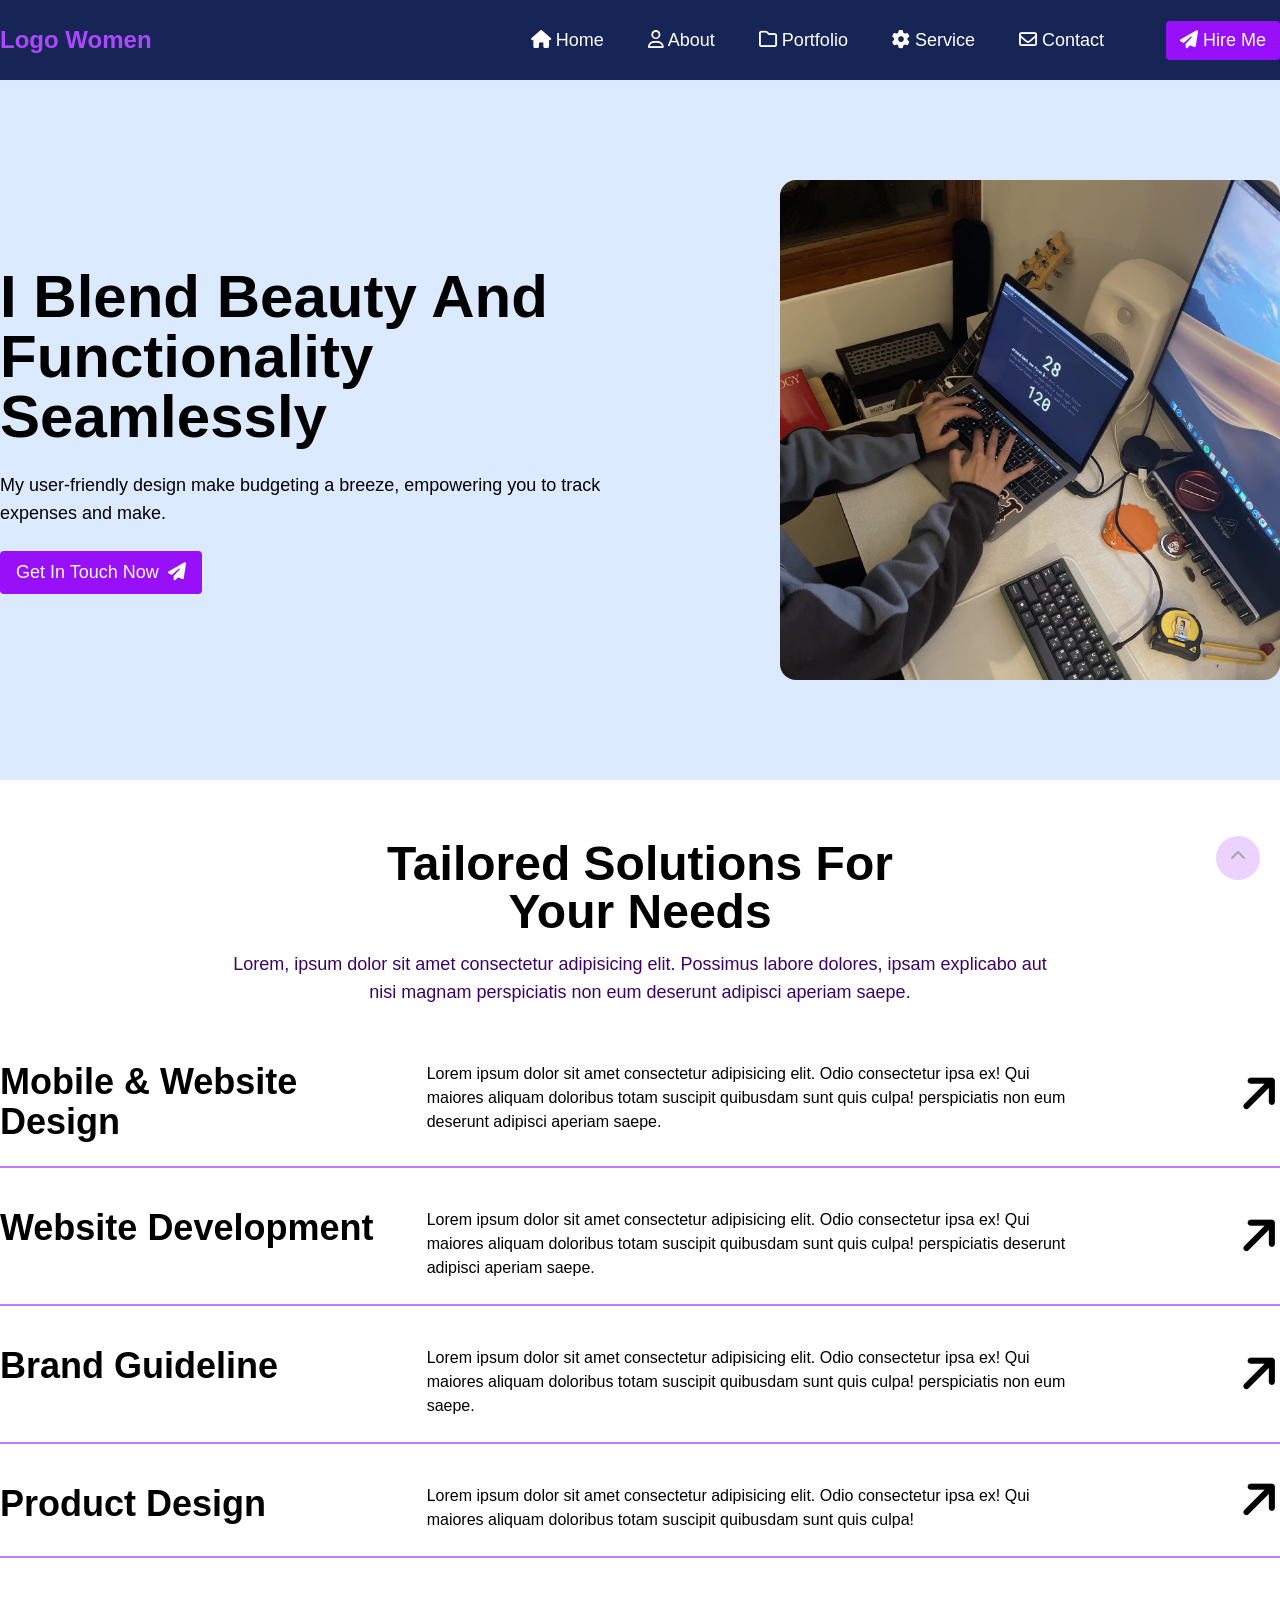
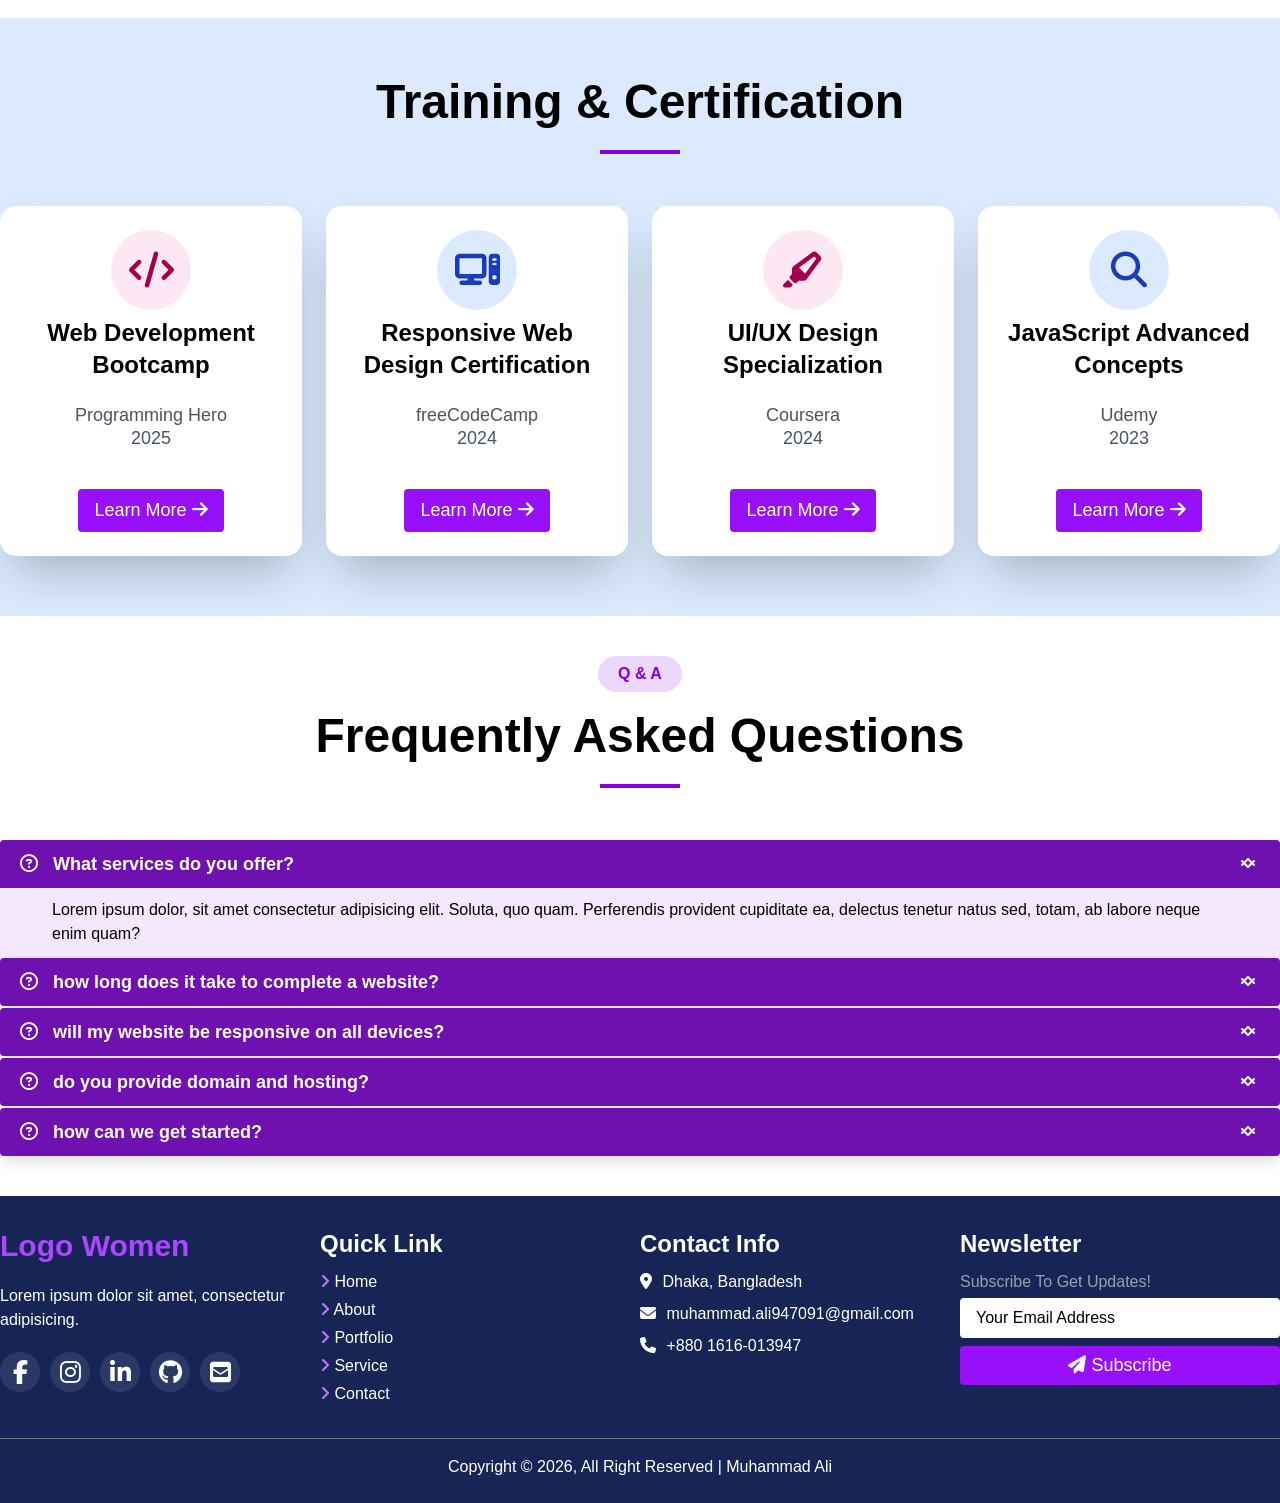
<file: portfolio.html>
<!DOCTYPE html>
<html lang="en">
<head>
    <meta charset="UTF-8">
    <meta name="viewport" content="width=device-width, initial-scale=1.0">
    <!-- font awesome -->
    <link rel="stylesheet" href="https://cdnjs.cloudflare.com/ajax/libs/font-awesome/6.6.0/css/all.min.css">
    <!-- css -->
    <link rel="stylesheet" href="assets/css/output.css">
    <title>W&P</title>
</head>
<body>
    <!-- ================== navbar ================== -->
    <nav class="bg-blue-950">
        <div class="container mx-auto flex justify-between items-center h-20">
            <div class="text-purple-500 text-2xl font-bold">
                <a href="index.html">Logo Women</a>
            </div>
            <div class="hidden lg:flex">
                <ul class="flex text-white capitalize text-[18px] gap-0 me-12 xl:gap-4">
                    <li class="py-1.5 px-3.5 rounded hover:bg-purple-800 transition cursor-pointer"><a href="index.html"><i class="fa-solid fa-house"></i> home</a></li>
                    <li class="py-1.5 px-3.5 rounded hover:bg-purple-800 transition cursor-pointer"><a href="about.html"><i class="fa-regular fa-user"></i> about</a></li>
                    <li class="py-1.5 px-3.5 rounded hover:bg-purple-800 transition cursor-pointer"><a href="portfolio.html"><i class="fa-regular fa-folder"></i> portfolio</a></li>
                    <li class="py-1.5 px-3.5 rounded hover:bg-purple-800 transition cursor-pointer"><a href="service.html"><i class="fa-solid fa-gear"></i> service</a></li>
                    <li class="py-1.5 px-3.5 rounded hover:bg-purple-800 transition cursor-pointer"><a href="contact.html"><i class="fa-regular fa-envelope"></i> contact</a></li>
                </ul>
                <div>
                    <button class="bg-purple-600 py-1.5 px-3.5 rounded text-white capitalize text-[18px] hover:bg-purple-800 transition cursor-pointer"><i class="fa-solid fa-paper-plane"></i> hire me</button>
                </div>
            </div>
            <div class="relative lg:hidden">
                <button class="text-white text-3xl cursor-pointer hover:text-purple-600 transition"><i class="fa-solid fa-bars"></i></button>
                <div class="absolute bg-blue-950 top-14 right-0 w-36 z-50 hidden">
                    <ul class="text-white capitalize text-[18px] gap-4 block items-center">
                        <li class="py-1.5 px-3.5 rounded hover:bg-purple-800 transition cursor-pointer"><a href="index.html"><i class="fa-solid fa-house"></i> home</a></li>
                        <li class="py-1.5 px-3.5 rounded hover:bg-purple-800 transition cursor-pointer"><a href="about.html"><i class="fa-regular fa-user"></i> about</a></li>
                        <li class="py-1.5 px-3.5 rounded hover:bg-purple-800 transition cursor-pointer"><a href="portfolio.html"><i class="fa-regular fa-folder"></i> portfolio</a></li>
                        <li class="py-1.5 px-3.5 rounded hover:bg-purple-800 transition cursor-pointer"><a href="service.html"><i class="fa-solid fa-gear"></i> service</a></li>
                        <li class="py-1.5 px-3.5 rounded hover:bg-purple-800 transition cursor-pointer"><a href="contact.html"><i class="fa-regular fa-envelope"></i> contact</a></li>
                    </ul>
                    <div>
                        <button class="bg-purple-600 py-1.5 px-3.5 rounded text-white capitalize text-[18px] hover:bg-purple-800 transition cursor-pointer w-full mt-2.5"><i class="fa-solid fa-paper-plane"></i> hire me</button>
                    </div>
                </div>
            </div>
        </div>
    </nav>

    <!-- ================== main ================== -->
    <main>
        <!-- Banner -->
        <section class="bg-blue-100 py-0 sm:py-25">
            <div class="bg-cover bg-center bg-no-repeat bg-[url('../images/port1.jpg')] sm:bg-none ">
                <div class="container mx-auto">
                    <div class="flex flex-col sm:flex-row">
                        <div class="w-full sm:w-1/2 flex items-center">
                            <div class="me-3 text-center sm:text-start py-25 sm:py-0">
                                <h1 class="text-4xl sm:text-5xl lg:text-6xl font-semibold capitalize text-white sm:text-black">I blend beauty and functionality seamlessly</h1>
                                <p class="text-[16px] lg:text-lg my-6 text-white sm:text-black">My user-friendly design make budgeting a breeze, empowering you to track expenses and make.</p>
                                <button class="bg-purple-600 py-2 px-4 rounded text-white capitalize text-[18px] hover:bg-purple-800 transition cursor-pointer">Get in Touch Now <i class="fa-solid fa-paper-plane ml-1"></i></button>
                            </div>
                        </div>
                        <div class="w-1/2 hidden sm:flex justify-end">
                            <img src="assets/images/port1.jpg" alt="" class="w-125 rounded-2xl">
                        </div>
                    </div>
                </div>
            </div>
        </section>

        <!-- solutions -->
        <section class="py-15">
            <div class="container mx-auto">
                <div class="text-center">
                    <h1 class="text-2xl sm:text-3xl md:text-4xl lg:text-5xl capitalize font-bold">tailored solutions for <br> your needs</h1>
                    <p class="text-[14px] sm:text-[16px] lg:text-lg mt-3.5 text-purple-950">Lorem, ipsum dolor sit amet consectetur adipisicing elit. Possimus labore dolores, ipsam explicabo aut <br> nisi magnam perspiciatis non eum deserunt adipisci aperiam saepe.</p>
                </div>
                <div class="mt-4">
                    <div class="relative flex flex-col sm:flex-row justify-start gap-5 lg:gap-0 pt-10 pb-6 border-b-2 border-purple-400">
                        <h1 class="text-2xl md:text-3xl lg:text-4xl font-bold capitalize w-full sm:w-2/6">mobile & website design</h1>
                        <p class="w-full sm:w-3/6">Lorem ipsum dolor sit amet consectetur adipisicing elit. Odio consectetur ipsa ex! Qui maiores aliquam doloribus totam suscipit quibusdam sunt quis culpa! perspiciatis non eum deserunt adipisci aperiam saepe.</p>
                        <div class="-rotate-45 absolute top-14.5 sm:top-1/2 right-0 -translate-y-1/2">
                            <a href="#"><i class="fa-solid fa-arrow-right text-end text-4xl lg:text-5xl"></i></a>
                        </div>
                    </div>
                    <div class="relative flex flex-col sm:flex-row justify-start gap-5 lg:gap-0 pt-10 pb-6 border-b-2 border-purple-400">
                        <h1 class="text-2xl md:text-3xl lg:text-4xl font-bold capitalize w-full sm:w-2/6">website development</h1>
                        <p class="w-full sm:w-3/6">Lorem ipsum dolor sit amet consectetur adipisicing elit. Odio consectetur ipsa ex! Qui maiores aliquam doloribus totam suscipit quibusdam sunt quis culpa! perspiciatis deserunt adipisci aperiam saepe.</p>
                        <div class="-rotate-45 absolute top-14.5 sm:top-1/2 right-0 -translate-y-1/2">
                            <a href="#"><i class="fa-solid fa-arrow-right text-end text-4xl lg:text-5xl"></i></a>
                        </div>
                    </div>
                    <div class="relative flex flex-col sm:flex-row justify-start gap-5 lg:gap-0 pt-10 pb-6 border-b-2 border-purple-400">
                        <h1 class="text-2xl md:text-3xl lg:text-4xl font-bold capitalize w-full sm:w-2/6">brand guideline</h1>
                        <p class="w-full sm:w-3/6">Lorem ipsum dolor sit amet consectetur adipisicing elit. Odio consectetur ipsa ex! Qui maiores aliquam doloribus totam suscipit quibusdam sunt quis culpa! perspiciatis non eum saepe.</p>
                        <div class="-rotate-45 absolute top-14.5 sm:top-1/2 right-0 -translate-y-1/2">
                            <a href="#"><i class="fa-solid fa-arrow-right text-end text-4xl lg:text-5xl"></i></a>
                        </div>
                    </div>
                    <div class="relative flex flex-col sm:flex-row justify-start gap-5 lg:gap-0 pt-10 pb-6 border-b-2 border-purple-400">
                        <h1 class="text-2xl md:text-3xl lg:text-4xl font-bold capitalize w-full sm:w-2/6">product design</h1>
                        <p class="w-full sm:w-3/6">Lorem ipsum dolor sit amet consectetur adipisicing elit. Odio consectetur ipsa ex! Qui maiores aliquam doloribus totam suscipit quibusdam sunt quis culpa!</p>
                        <div class="-rotate-45 absolute top-14.5 sm:top-1/2 right-0 -translate-y-1/2">
                            <a href="#"><i class="fa-solid fa-arrow-right text-end text-4xl lg:text-5xl"></i></a>
                        </div>
                    </div>
                </div>
            </div>
        </section>

        <!-- training -->
        <section class="bg-blue-100 py-15">
            <div class="container mx-auto">
                <div class="flex flex-col items-center text-center mb-20">
                    <h1 class="relative text-2xl capitalize font-bold before:content-[''] before:absolute before:left-1/2 before:-translate-x-1/2 before:-bottom-5 before:w-20 before:h-1 before:bg-purple-700 lg:text-5xl md:before:-bottom-7 md:text-4xl sm:text-3xl">training & certification</h1>
                </div>
                <div class="grid grid-cols-1 sm:grid-cols-2 lg:grid-cols-4 gap-4 xl:gap-6 2xl:gap-8 mt-16 text-center flex-col lg:flex-row">
                    <div class="bg-white rounded-none sm:rounded-2xl p-6 flex flex-col items-center justify-between h-87.5 shadow-lg sm:shadow-2xl">
                        <span class="w-20 h-20 bg-pink-100 rounded-full flex mb-2.5 justify-center items-center 2xl:w-22.5 2xl:h-22.5"><i class="fa-solid fa-code text-4xl text-pink-800"></i></span>
                        <h2 class="text-[20px] capitalize font-bold -mt-10 -mb-14 2xl:text-3xl xl:text-2xl xl:-mb-12">Web Development Bootcamp</h2>
                        <p class="text-[16px] text-gray-600 xl:text-[18px] -mb-10 mt-8">Programming Hero</p>
                        <p class="text-[16px] text-gray-600 xl:text-[18px]">2025</p>
                        <button class="bg-purple-600 py-2 px-4 rounded text-white capitalize text-[18px] hover:bg-purple-800 transition cursor-pointer">learn more <i class="fa-solid fa-arrow-right"></i></button>
                    </div>
                    <div class="bg-white rounded-none sm:rounded-2xl p-6 flex flex-col items-center justify-between h-87.5 shadow-lg sm:shadow-2xl">
                        <span class="w-20 h-20 bg-blue-100 rounded-full flex mb-2.5 justify-center items-center 2xl:w-22.5 2xl:h-22.5"><i class="fa-solid fa-computer text-4xl text-blue-800"></i></span>
                        <h2 class="text-[20px] capitalize font-bold -mt-10 -mb-14 2xl:text-3xl xl:text-2xl xl:-mb-12">Responsive Web Design Certification</h2>
                        <p class="text-[16px] text-gray-600 xl:text-[18px] -mb-10 mt-8">freeCodeCamp</p>
                        <p class="text-[16px] text-gray-600 xl:text-[18px]">2024</p>
                        <button class="bg-purple-600 py-2 px-4 rounded text-white capitalize text-[18px] hover:bg-purple-800 transition cursor-pointer">learn more <i class="fa-solid fa-arrow-right"></i></button>
                    </div>
                    <div class="bg-white rounded-none sm:rounded-2xl p-6 flex flex-col items-center justify-between h-87.5 shadow-lg sm:shadow-2xl">
                        <span class="w-20 h-20 bg-pink-100 rounded-full flex mb-2.5 justify-center items-center 2xl:w-22.5 2xl:h-22.5"><i class="fa-solid fa-highlighter text-4xl text-pink-800"></i></span>
                        <h2 class="text-[20px] capitalize font-bold -mt-10 -mb-14 2xl:text-3xl xl:text-2xl xl:-mb-12">UI/UX Design Specialization</h2>
                        <p class="text-[16px] text-gray-600 xl:text-[18px] -mb-10 mt-8">Coursera</p>
                        <p class="text-[16px] text-gray-600 xl:text-[18px]">2024</p>
                        <button class="bg-purple-600 py-2 px-4 rounded text-white capitalize text-[18px] hover:bg-purple-800 transition cursor-pointer">learn more <i class="fa-solid fa-arrow-right"></i></button>
                    </div>
                    <div class="bg-white rounded-none sm:rounded-2xl p-6 flex flex-col items-center justify-between h-87.5 shadow-lg sm:shadow-2xl">
                        <span class="w-20 h-20 bg-blue-100 rounded-full flex mb-2.5 justify-center items-center 2xl:w-22.5 2xl:h-22.5"><i class="fa-solid fa-magnifying-glass text-4xl text-blue-800"></i></span>
                        <h2 class="text-[20px] capitalize font-bold -mt-10 -mb-14 2xl:text-3xl xl:text-2xl xl:-mb-12">JavaScript Advanced Concepts</h2>
                        <p class="text-[16px] text-gray-600 xl:text-[18px] -mb-10 mt-8">Udemy</p>
                        <p class="text-[16px] text-gray-600 xl:text-[18px]">2023</p>
                        <button class="bg-purple-600 py-2 px-4 rounded text-white capitalize text-[18px] hover:bg-purple-800 transition cursor-pointer">learn more <i class="fa-solid fa-arrow-right"></i></button>
                    </div>
                </div>
            </div>
        </section>

        <!-- Q and A -->
        <section class="py-10">
            <div class="container mx-auto">
                <div class="flex flex-col items-center text-center mb-20">
                    <h3 class="bg-purple-300/50 text-center text-purple-700 py-1 px-2.5 rounded-4xl text-[14px] font-bold inline-block capitalize mb-2.5 md:mb-5 sm:text-base sm:py-1.5 sm:px-5">Q & A</h3>
                    <h1 class="relative text-2xl capitalize font-bold before:content-[''] before:absolute before:left-1/2 before:-translate-x-1/2 before:-bottom-5 before:w-20 before:h-1 before:bg-purple-700 lg:text-5xl md:before:-bottom-7 md:text-4xl sm:text-3xl">frequently asked questions</h1>
                </div>
                <div class="">
                    <div class="bg-purple-800 rounded shadow-lg relative">
                        <h3 class="text-white font-bold text-lg py-2.5 ps-5 pe-14.5"><i class="fa-regular fa-circle-question text-lg me-2.5"></i> What services do you offer?</h3>
                        <div class="bg-purple-100 textSlide">
                            <p class="py-2.5 px-13">Lorem ipsum dolor, sit amet consectetur adipisicing elit. Soluta, quo quam. Perferendis provident cupiditate ea, delectus tenetur natus sed, totam, ab labore neque enim quam?</p>
                        </div>
                        <button class="slideDown text-white absolute top-3 right-6 cursor-pointer"><i class="fa-solid fa-chevron-down"></i></button>
                        <button class="slideUp text-white absolute top-3 right-6 cursor-pointer"><i class="fa-solid fa-chevron-up"></i></button>
                    </div>
                    <div class="bg-purple-800 rounded shadow-lg mt-0.5 relative">
                        <h3 class="text-white font-bold text-lg py-2.5 ps-5 pe-14.5"><i class="fa-regular fa-circle-question text-lg me-2.5"></i> how long does it take to complete a website?</h3>
                        <div class="bg-purple-100 hidden">
                            <p class="py-2.5 px-13">Lorem ipsum dolor, sit amet consectetur adipisicing elit. Soluta, quo quam. Perferendis provident cupiditate ea, delectus tenetur natus sed, totam, ab labore neque enim quam?</p>
                        </div>
                        <button class="slideDown text-white absolute top-3 right-6 cursor-pointer"><i class="fa-solid fa-chevron-down"></i></button>
                        <button class="slideUp text-white absolute top-3 right-6 cursor-pointer"><i class="fa-solid fa-chevron-up"></i></button>
                    </div>
                    <div class="bg-purple-800 rounded shadow-lg mt-0.5 relative">
                        <h3 class="text-white font-bold text-lg py-2.5 ps-5 pe-14.5"><i class="fa-regular fa-circle-question text-lg me-2.5"></i> will my website be responsive on all devices?</h3>
                        <div class="bg-purple-100 hidden">
                            <p class="py-2.5 px-13">Lorem ipsum dolor, sit amet consectetur adipisicing elit. Soluta, quo quam. Perferendis provident cupiditate ea, delectus tenetur natus sed, totam, ab labore neque enim quam?</p>
                        </div>
                        <button class="slideDown text-white absolute top-3 right-6 cursor-pointer"><i class="fa-solid fa-chevron-down"></i></button>
                        <button class="slideUp text-white absolute top-3 right-6 cursor-pointer"><i class="fa-solid fa-chevron-up"></i></button>
                    </div>
                    <div class="bg-purple-800 rounded shadow-lg mt-0.5 relative">
                        <h3 class="text-white font-bold text-lg py-2.5 ps-5 pe-14.5"><i class="fa-regular fa-circle-question text-lg me-2.5"></i> do you provide domain and hosting?</h3>
                        <div class="bg-purple-100 hidden">
                            <p class="py-2.5 px-13">Lorem ipsum dolor, sit amet consectetur adipisicing elit. Soluta, quo quam. Perferendis provident cupiditate ea, delectus tenetur natus sed, totam, ab labore neque enim quam?</p>
                        </div>
                        <button class="slideDown text-white absolute top-3 right-6 cursor-pointer"><i class="fa-solid fa-chevron-down"></i></button>
                        <button class="slideUp text-white absolute top-3 right-6 cursor-pointer"><i class="fa-solid fa-chevron-up"></i></button>
                    </div>
                    <div class="bg-purple-800 rounded shadow-lg mt-0.5 relative">
                        <h3 class="text-white font-bold text-lg py-2.5 ps-5 pe-14.5"><i class="fa-regular fa-circle-question text-lg me-2.5"></i> how can we get started?</h3>
                        <div class="bg-purple-100 hidden">
                            <p class="py-2.5 px-13">Lorem ipsum dolor, sit amet consectetur adipisicing elit. Soluta, quo quam. Perferendis provident cupiditate ea, delectus tenetur natus sed, totam, ab labore neque enim quam?</p>
                        </div>
                        <button class="slideDown text-white absolute top-3 right-6 cursor-pointer"><i class="fa-solid fa-chevron-down"></i></button>
                        <button class="slideUp text-white absolute top-3 right-6 cursor-pointer"><i class="fa-solid fa-chevron-up"></i></button>
                    </div>
                </div>
            </div>
        </section>
    </main>

    <!-- ================== footer ================== -->
    <footer class="bg-blue-950">
        <div class="lg:m-auto lg:container">
            <div class="grid grid-cols-1 justify-between py-8 gap-4 lg:gap-8 xl:gap-0 lg:grid-cols-4 sm:grid-cols-2 text-center sm:text-start">
                <div class="">
                    <div class="text-purple-500 text-3xl font-bold">
                        <a href="#">Logo Women</a>
                    </div>
                    <p class="text-white my-5">Lorem ipsum dolor sit amet, consectetur adipisicing.</p>
                    <div class="flex gap-2.5 text-2xl text-center text-white justify-center sm:justify-start">
                        <a href="" class="flex items-center justify-center bg-blue-100/10 w-10 h-10 rounded-full"><i class="fa-brands fa-facebook-f"></i></a>
                        <a href="" class="flex items-center justify-center bg-blue-100/10 w-10 h-10 rounded-full"><i class="fa-brands fa-instagram"></i></a>
                        <a href="" class="flex justify-center items-center bg-blue-100/10 w-10 h-10 rounded-full"><i class="fa-brands fa-linkedin-in"></i></a>
                        <a href="" class="flex items-center justify-center bg-blue-100/10 w-10 h-10 rounded-full"><i class="fa-brands fa-github"></i></a>
                        <a href="" class="flex items-center justify-center bg-blue-100/10 w-10 h-10 rounded-full"><i class="fa-solid fa-square-envelope"></i></a>
                    </div>
                </div>
                <div class="">
                    <h3 class="text-white font-bold text-[18px] capitalize xl:text-2xl">quick link</h3>
                    <ul class="text-white capitalize mt-2.5 grid grid-cols-1 mx-auto text-start gap-1 text-[14px] xl:text-[16px] w-25 xl:w-full sm:mx-0">
                        <li class="text-center sm:text-start"><a href="index.html" class="hover:text-purple-400 transition"><i class="fa-solid fa-angle-right text-purple-400 before:hidden sm:before:block"></i> home</a></li>
                        <li class="text-center sm:text-start"><a href="about.html" class="hover:text-purple-400 transition"><i class="fa-solid fa-angle-right text-purple-400 before:hidden sm:before:block"></i> about</a></li>
                        <li class="text-center sm:text-start"><a href="portfolio.html" class="hover:text-purple-400 transition"><i class="fa-solid fa-angle-right text-purple-400 before:hidden sm:before:block"></i> portfolio</a></li>
                        <li class="text-center sm:text-start"><a href="service.html" class="hover:text-purple-400 transition"><i class="fa-solid fa-angle-right text-purple-400 before:hidden sm:before:block"></i> service</a></li>
                        <li class="text-center sm:text-start"><a href="contact.html" class="hover:text-purple-400 transition"><i class="fa-solid fa-angle-right text-purple-400 before:hidden sm:before:block"></i> contact</a></li>
                    </ul>
                </div>
                <div class="text-white capitalize">
                    <h3 class="font-bold text-[18px] xl:text-2xl">contact info</h3>
                    <span class="block mt-2.5 text-[14px] xl:text-[16px]"><i class="fa-solid fa-location-dot me-1.5"></i> dhaka, bangladesh</span>
                    <a class="block mt-2 lowercase text-[14px] xl:text-[16px]" href="#"><i class="fa-solid fa-envelope me-1.5"></i> muhammad.ali947091@gmail.com</a>
                    <span class="block mt-2 text-[14px] xl:text-[16px]"><i class="fa-solid fa-phone me-1.5"></i> +880 1616-013947</span>
                </div>
                <div class="text-white capitalize">
                    <h3 class="font-bold text-[18px] xl:text-2xl">newsletter</h3>
                    <div class="mt-2.5">
                        <form action="" class="flex flex-col">
                            <label for="" class="text-gray-400 text-[14px] xl:text-[16px]">subscribe to get updates!</label>
                            <input type="email" placeholder="Your Email Address" class="bg-white py-2 mt-1 rounded text-black px-4 focus:outline-none">
                            <button class="bg-purple-600 py-1.5 px-3.5 rounded text-white capitalize text-[18px] hover:bg-purple-800 transition cursor-pointer mt-2"><i class="fa-solid fa-paper-plane"></i> subscribe</button>
                        </form>
                    </div>
                </div>
            </div>
            <hr class="text-gray-500">
            <div class="pt-4 pb-6 text-white">
                <div class="text-center">
                    <span>Copyright © 2026, All Right Reserved | <a href="#">Muhammad Ali</a></span>
                </div>
            </div>
        </div>
    </footer>

    <!-- ================= back to top ================== -->
    <a class="fixed right-5 bottom-5 bg-purple-500/70 w-11 h-11 rounded-full text-center leading-10.5 hidden back-to-top cursor-pointer">
        <i class="fa fa-chevron-up"></i>
    </a>

    <!-- js -->
    <script src="assets/js/jquery-1.12.4.min.js"></script>
    <script src="assets/js/custom.js"></script>
</body>
</html>
</file>
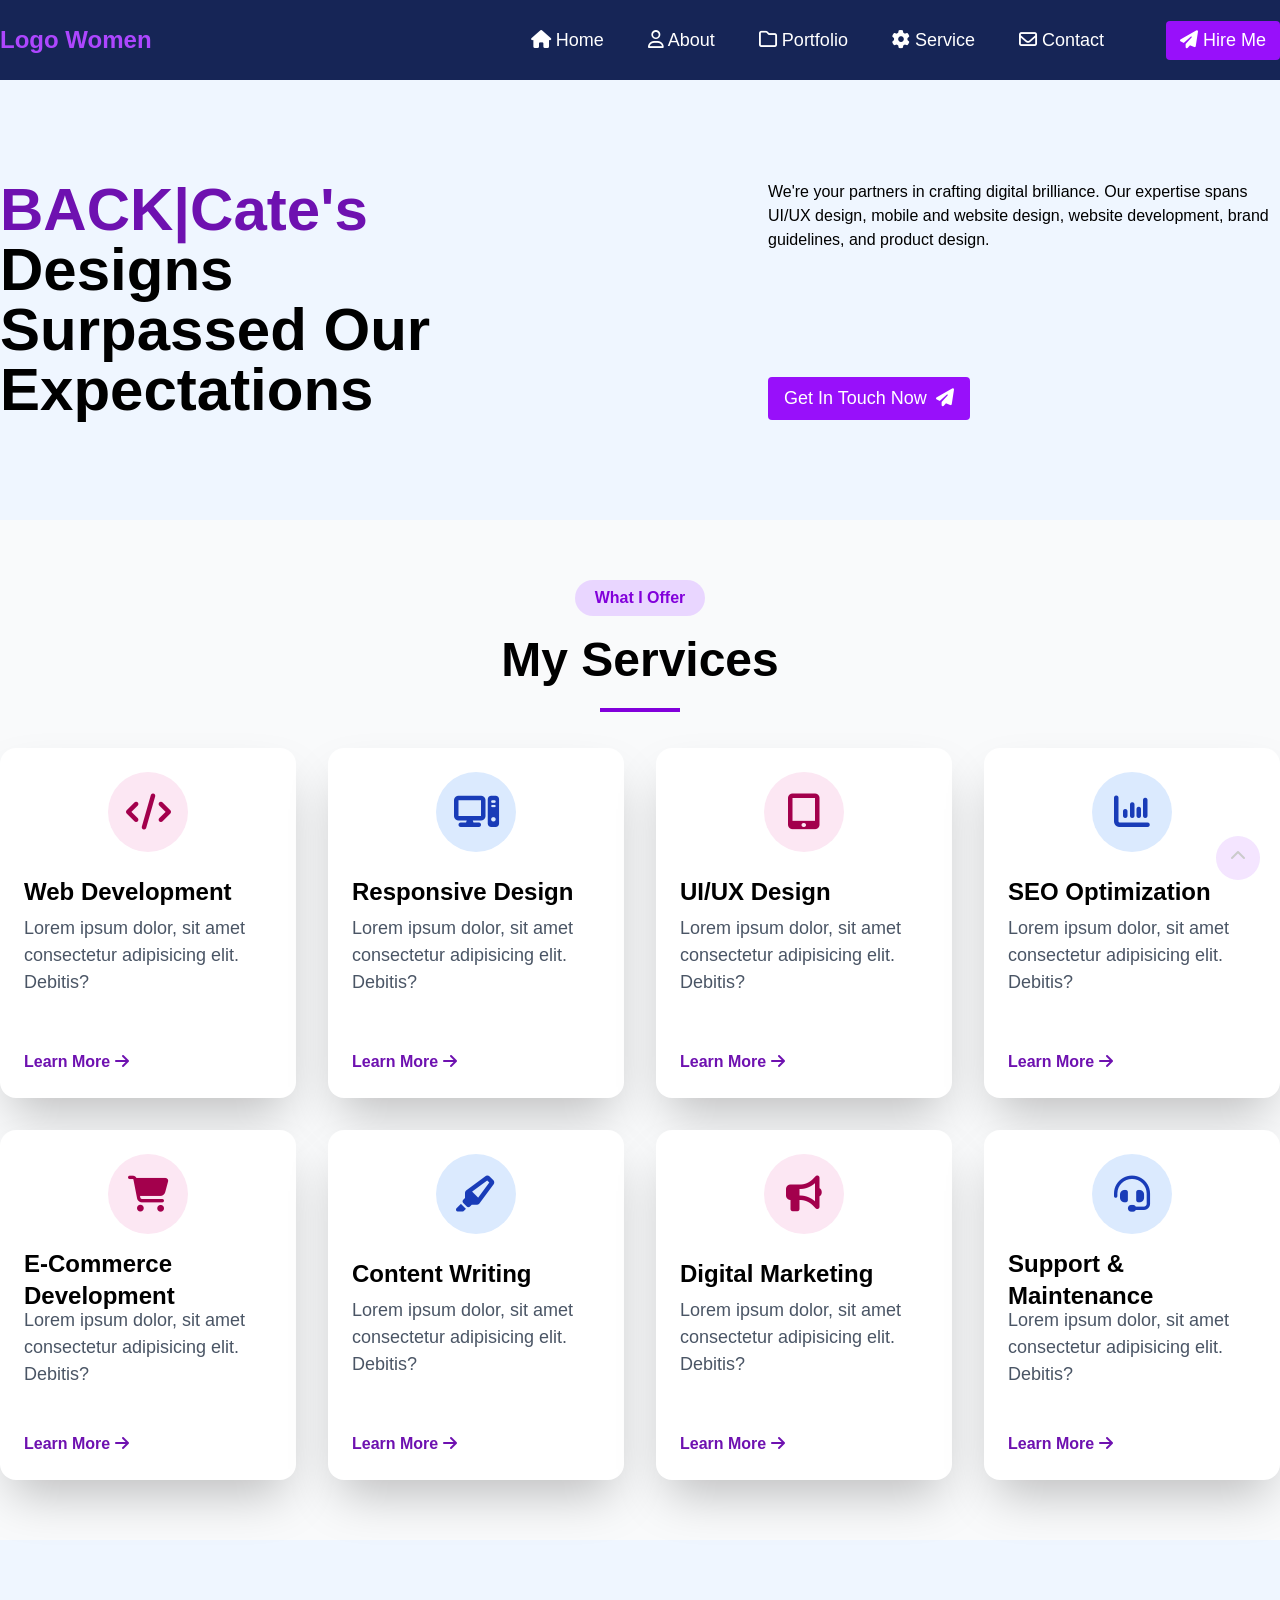
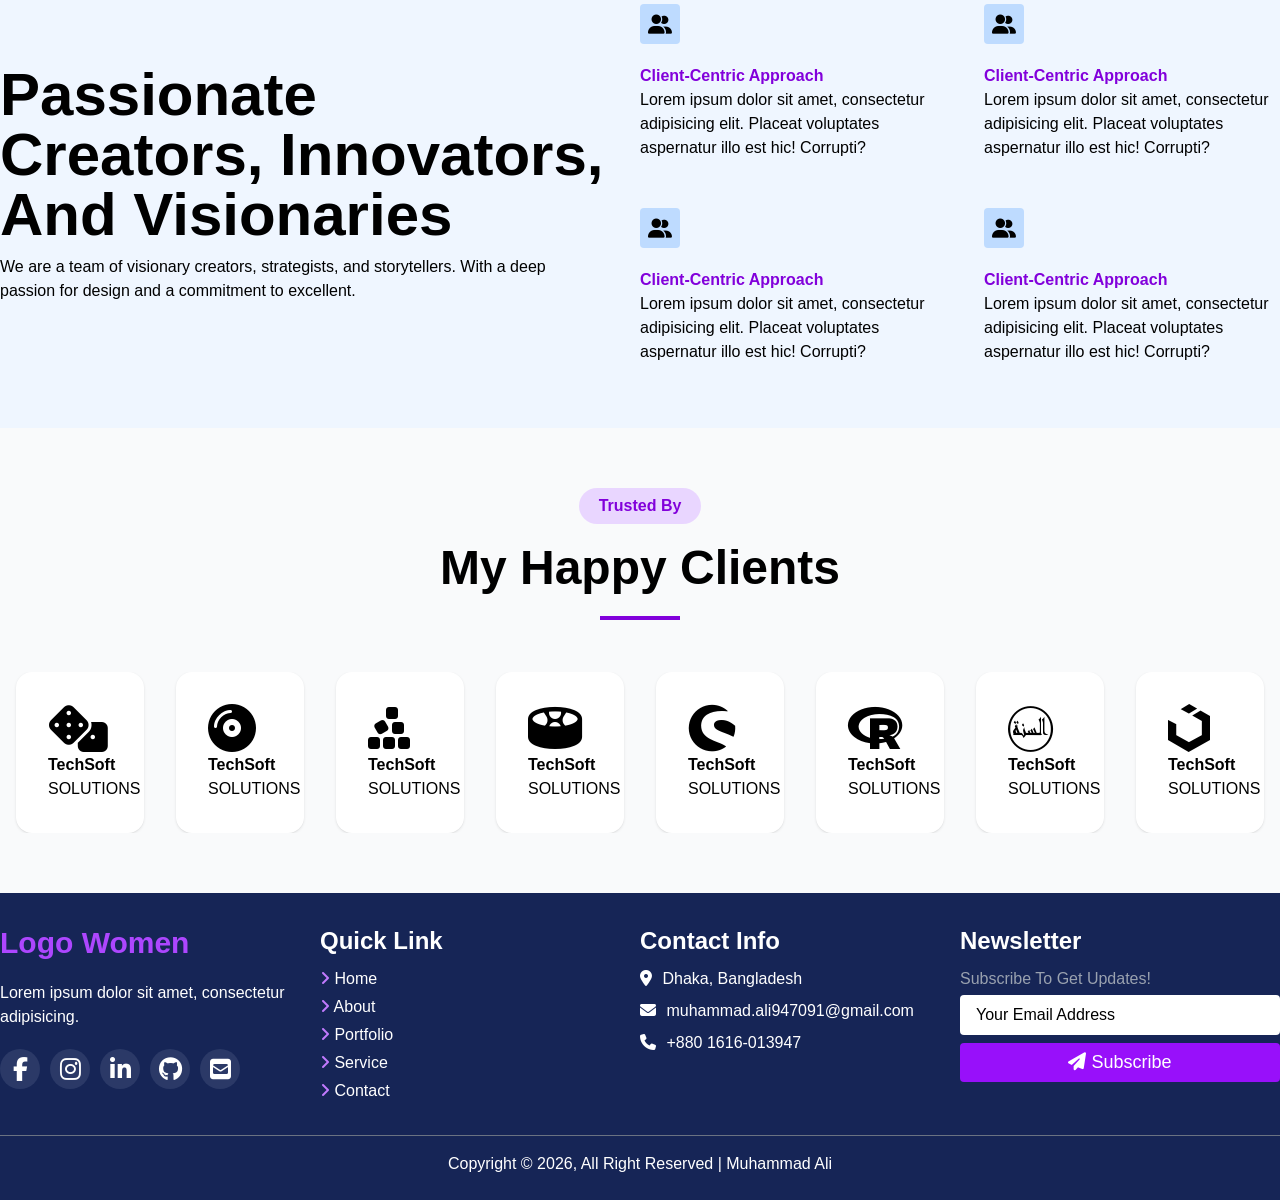
<file: service.html>
<!DOCTYPE html>
<html lang="en">
<head>
    <meta charset="UTF-8">
    <meta name="viewport" content="width=device-width, initial-scale=1.0">
    <!-- font awesome -->
    <link rel="stylesheet" href="https://cdnjs.cloudflare.com/ajax/libs/font-awesome/6.6.0/css/all.min.css">
    <!-- css -->
    <link rel="stylesheet" href="assets/css/animate.css">
    <link rel="stylesheet" href="assets/css/slick.css">
    <link rel="stylesheet" href="assets/css/output.css">
    <title>W&P</title>
</head>
<body>
    <!-- ================== navbar ================== -->
    <nav class="bg-blue-950">
        <div class="container mx-auto flex justify-between items-center h-20">
            <div class="text-purple-500 text-2xl font-bold">
                <a href="index.html">Logo Women</a>
            </div>
            <div class="hidden lg:flex">
                <ul class="flex text-white capitalize text-[18px] gap-0 me-12 xl:gap-4">
                    <li class="py-1.5 px-3.5 rounded hover:bg-purple-800 transition cursor-pointer"><a href="index.html"><i class="fa-solid fa-house"></i> home</a></li>
                    <li class="py-1.5 px-3.5 rounded hover:bg-purple-800 transition cursor-pointer"><a href="about.html"><i class="fa-regular fa-user"></i> about</a></li>
                    <li class="py-1.5 px-3.5 rounded hover:bg-purple-800 transition cursor-pointer"><a href="portfolio.html"><i class="fa-regular fa-folder"></i> portfolio</a></li>
                    <li class="py-1.5 px-3.5 rounded hover:bg-purple-800 transition cursor-pointer"><a href="service.html"><i class="fa-solid fa-gear"></i> service</a></li>
                    <li class="py-1.5 px-3.5 rounded hover:bg-purple-800 transition cursor-pointer"><a href="contact.html"><i class="fa-regular fa-envelope"></i> contact</a></li>
                </ul>
                <div>
                    <button class="bg-purple-600 py-1.5 px-3.5 rounded text-white capitalize text-[18px] hover:bg-purple-800 transition cursor-pointer"><i class="fa-solid fa-paper-plane"></i> hire me</button>
                </div>
            </div>
            <div class="relative lg:hidden">
                <button class="text-white text-3xl cursor-pointer hover:text-purple-600 transition"><i class="fa-solid fa-bars"></i></button>
                <div class="absolute bg-blue-950 top-14 right-0 w-36 z-50 hidden">
                    <ul class="text-white capitalize text-[18px] gap-4 block items-center">
                        <li class="py-1.5 px-3.5 rounded hover:bg-purple-800 transition cursor-pointer"><a href="index.html"><i class="fa-solid fa-house"></i> home</a></li>
                        <li class="py-1.5 px-3.5 rounded hover:bg-purple-800 transition cursor-pointer"><a href="about.html"><i class="fa-regular fa-user"></i> about</a></li>
                        <li class="py-1.5 px-3.5 rounded hover:bg-purple-800 transition cursor-pointer"><a href="portfolio.html"><i class="fa-regular fa-folder"></i> portfolio</a></li>
                        <li class="py-1.5 px-3.5 rounded hover:bg-purple-800 transition cursor-pointer"><a href="service.html"><i class="fa-solid fa-gear"></i> service</a></li>
                        <li class="py-1.5 px-3.5 rounded hover:bg-purple-800 transition cursor-pointer"><a href="contact.html"><i class="fa-regular fa-envelope"></i> contact</a></li>
                    </ul>
                    <div>
                        <button class="bg-purple-600 py-1.5 px-3.5 rounded text-white capitalize text-[18px] hover:bg-purple-800 transition cursor-pointer w-full mt-2.5"><i class="fa-solid fa-paper-plane"></i> hire me</button>
                    </div>
                </div>
            </div>
        </div>
    </nav>

    <!-- ================== main ================== -->
    <main>
        <!-- intro -->
        <section class="bg-blue-50 py-25">
            <div class="container mx-auto">
                <div class="flex flex-col sm:flex-row justify-between">
                    <div class="w-full sm:w-3/5 lg:w-2/5 flex items-center lg:items-start">
                        <h1 class="text-4xl sm:text-5xl lg:text-6xl font-semibold capitalize"><span class="text-purple-800">BACK|cate's</span> designs <br>surpassed our <br>expectations</h1>
                    </div>
                    <div class="w-full sm:w-2/5 flex flex-col justify-between mt-5 sm:mt-0">
                        <p >We're your partners in crafting digital brilliance. Our expertise spans UI/UX design, mobile and website design, website development, brand guidelines, and product design.</p>
                        <div class="mt-4 sm:mt-8 lg:mt-0">
                            <button class="bg-purple-600 py-2 px-4 rounded text-white capitalize text-[18px] hover:bg-purple-800 transition cursor-pointer">Get in Touch Now <i class="fa-solid fa-paper-plane ml-1"></i></button>
                        </div>
                    </div>
                </div>
            </div>
        </section>

        <!-- services -->
        <section class="bg-gray-50 py-15">
            <div class="container mx-auto">
                <div class="flex flex-col items-center text-center">
                    <h3 class="bg-purple-300/50 text-center text-purple-700 py-1 px-2.5 rounded-4xl text-[14px] font-bold inline-block capitalize mb-2.5 md:mb-5 sm:text-base sm:py-1.5 sm:px-5">what i offer</h3>
                    <h1 class="relative text-2xl capitalize font-bold before:content-[''] before:absolute before:left-1/2 before:-translate-x-1/2 before:-bottom-5 before:w-20 before:h-1 before:bg-purple-700 lg:text-5xl md:before:-bottom-7 md:text-4xl sm:text-3xl">my services</h1>
                </div>
                <div class="grid grid-cols-1 sm:grid-cols-2 md:grid-cols-3 xl:grid-cols-4 gap-6 xl:gap-8 mt-16">
                    <div class="bg-white rounded-2xl p-6 flex flex-col justify-between h-87.5 shadow-2xl">
                        <div class="flex justify-center">
                            <span class="w-20 h-20 bg-pink-100 rounded-full flex mb-2.5 justify-center items-center 2xl:w-22.5 2xl:h-22.5"><i class="fa-solid fa-code text-4xl text-pink-800"></i></span>
                        </div>
                        <h2 class="text-[20px] capitalize font-bold -mt-10 -mb-14 2xl:text-3xl xl:text-2xl xl:-mb-12">web development</h2>
                        <p class="text-[16px] text-gray-600 xl:text-[18px]">Lorem ipsum dolor, sit amet consectetur adipisicing elit. Debitis?</p>
                        <a href="#" class="text-purple-800 font-bold capitalize">learn more <i class="fa-solid fa-arrow-right"></i></a>
                    </div>
                    <div class="bg-white rounded-2xl p-6 flex flex-col justify-between h-87.5 shadow-2xl">
                        <div class="flex justify-center">
                            <span class="w-20 h-20 bg-blue-100 rounded-full flex mb-2.5 justify-center items-center 2xl:w-22.5 2xl:h-22.5"><i class="fa-solid fa-computer text-4xl text-blue-800"></i></span>
                        </div>
                        <h2 class="text-[20px] capitalize font-bold -mt-10 -mb-14 2xl:text-3xl xl:text-2xl xl:-mb-12">responsive design</h2>
                        <p class="text-[16px] text-gray-600 xl:text-[18px]">Lorem ipsum dolor, sit amet consectetur adipisicing elit. Debitis?</p>
                        <a href="#" class="text-purple-800 font-bold capitalize">learn more <i class="fa-solid fa-arrow-right"></i></a>
                    </div>
                    <div class="bg-white rounded-2xl p-6 flex flex-col justify-between h-87.5 shadow-2xl">
                        <div class="flex justify-center">
                            <span class="w-20 h-20 bg-pink-100 rounded-full flex mb-2.5 justify-center items-center 2xl:w-22.5 2xl:h-22.5"><i class="fa-solid fa-tablet-screen-button text-4xl text-pink-800"></i></span>
                        </div>
                        <h2 class="text-[20px] capitalize font-bold -mt-10 -mb-14 2xl:text-3xl xl:text-2xl xl:-mb-12">UI/UX design</h2>
                        <p class="text-[16px] text-gray-600 xl:text-[18px]">Lorem ipsum dolor, sit amet consectetur adipisicing elit. Debitis?</p>
                        <a href="#" class="text-purple-800 font-bold capitalize">learn more <i class="fa-solid fa-arrow-right"></i></a>
                    </div>
                    <div class="bg-white rounded-2xl p-6 flex flex-col justify-between h-87.5 shadow-2xl">
                        <div class="flex justify-center">
                            <span class="w-20 h-20 bg-blue-100 rounded-full flex mb-2.5 justify-center items-center 2xl:w-22.5 2xl:h-22.5"><i class="fa-solid fa-chart-column text-4xl text-blue-800"></i></span>
                        </div>
                        <h2 class="text-[20px] capitalize font-bold -mt-10 -mb-14 2xl:text-3xl xl:text-2xl xl:-mb-12">SEO optimization</h2>
                        <p class="text-[16px] text-gray-600 xl:text-[18px]">Lorem ipsum dolor, sit amet consectetur adipisicing elit. Debitis?</p>
                        <a href="#" class="text-purple-800 font-bold capitalize">learn more <i class="fa-solid fa-arrow-right"></i></a>
                    </div>
                    <div class="bg-white rounded-2xl p-6 flex flex-col justify-between h-87.5 shadow-2xl">
                        <div class="flex justify-center">
                            <span class="w-20 h-20 bg-pink-100 rounded-full flex mb-2.5 justify-center items-center 2xl:w-22.5 2xl:h-22.5"><i class="fa-solid fa-cart-shopping text-4xl text-pink-800"></i></span>
                        </div>
                        <h2 class="text-[20px] capitalize font-bold -mt-10 -mb-14 2xl:text-3xl xl:text-2xl xl:-mb-12">e-commerce development</h2>
                        <p class="text-[16px] text-gray-600 xl:text-[18px]">Lorem ipsum dolor, sit amet consectetur adipisicing elit. Debitis?</p>
                        <a href="#" class="text-purple-800 font-bold capitalize">learn more <i class="fa-solid fa-arrow-right"></i></a>
                    </div>
                    <div class="bg-white rounded-2xl p-6 flex flex-col justify-between h-87.5 shadow-2xl">
                        <div class="flex justify-center">
                            <span class="w-20 h-20 bg-blue-100 rounded-full flex mb-2.5 justify-center items-center 2xl:w-22.5 2xl:h-22.5"><i class="fa-solid fa-highlighter text-4xl text-blue-800"></i></span>
                        </div>
                        <h2 class="text-[20px] capitalize font-bold -mt-10 -mb-14 2xl:text-3xl xl:text-2xl xl:-mb-12">content writing</h2>
                        <p class="text-[16px] text-gray-600 xl:text-[18px]">Lorem ipsum dolor, sit amet consectetur adipisicing elit. Debitis?</p>
                        <a href="#" class="text-purple-800 font-bold capitalize">learn more <i class="fa-solid fa-arrow-right"></i></a>
                    </div>
                    <div class="bg-white rounded-2xl p-6 flex flex-col justify-between h-87.5 shadow-2xl">
                        <div class="flex justify-center">
                            <span class="w-20 h-20 bg-pink-100 rounded-full flex mb-2.5 justify-center items-center 2xl:w-22.5 2xl:h-22.5"><i class="fa-solid fa-bullhorn text-4xl text-pink-800"></i></span>
                        </div>
                        <h2 class="text-[20px] capitalize font-bold -mt-10 -mb-14 2xl:text-3xl xl:text-2xl xl:-mb-12">digital marketing</h2>
                        <p class="text-[16px] text-gray-600 xl:text-[18px]">Lorem ipsum dolor, sit amet consectetur adipisicing elit. Debitis?</p>
                        <a href="#" class="text-purple-800 font-bold capitalize">learn more <i class="fa-solid fa-arrow-right"></i></a>
                    </div>
                    <div class="bg-white rounded-2xl p-6 flex flex-col justify-between h-87.5 shadow-2xl">
                        <div class="flex justify-center">
                            <span class="w-20 h-20 bg-blue-100 rounded-full flex mb-2.5 justify-center items-center 2xl:w-22.5 2xl:h-22.5"><i class="fa-solid fa-headset text-4xl text-blue-800"></i></span>
                        </div>
                        <h2 class="text-[20px] capitalize font-bold -mt-10 -mb-14 2xl:text-3xl xl:text-2xl xl:-mb-12">support & maintenance</h2>
                        <p class="text-[16px] text-gray-600 xl:text-[18px]">Lorem ipsum dolor, sit amet consectetur adipisicing elit. Debitis?</p>
                        <a href="#" class="text-purple-800 font-bold capitalize">learn more <i class="fa-solid fa-arrow-right"></i></a>
                    </div>
                </div>
            </div>
        </section>

        <!-- visionaries -->
        <section class="bg-blue-50 py-16">
            <div class="container mx-auto">
                <div class="flex flex-col lg:flex-row">
                    <div class="w-full  lg:w-1/2 flex flex-col justify-center">
                        <h1 class="text-4xl md:text-5xl xl:text-6xl font-semibold capitalize text-center lg:text-start">passionate <br>creators, innovators, <br>and visionaries</h1>
                        <p class="mt-2.5 w-full px-35 lg:px-0 lg:w-110 xl:w-140 2xl:w-150 text-center lg:text-start">We are a team of visionary creators, strategists, and storytellers. With a deep passion for design and a commitment to excellent.</p>
                    </div>
                    <div class="w-full lg:w-1/2 grid grid-cols-1 sm:grid-cols-2 gap-12 mt-13 lg:mt-0">
                        <div class="">
                            <div class="bg-blue-200 w-10 h-10 rounded text-[19px] flex items-center justify-center">
                                <i class="fa-solid fa-user-group"></i>
                            </div>
                            <h3 class="font-semibold mt-5 capitalize text-purple-700">client-centric approach</h3>
                            <p>Lorem ipsum dolor sit amet, consectetur adipisicing elit. Placeat voluptates aspernatur illo est hic! Corrupti? </p>
                        </div>
                        <div class="">
                            <div class="bg-blue-200 w-10 h-10 rounded text-[19px] flex items-center justify-center">
                                <i class="fa-solid fa-user-group"></i>
                            </div>
                            <h3 class="font-semibold mt-5 capitalize text-purple-700">client-centric approach</h3>
                            <p>Lorem ipsum dolor sit amet, consectetur adipisicing elit. Placeat voluptates aspernatur illo est hic! Corrupti? </p>
                        </div>
                        <div class="">
                            <div class="bg-blue-200 w-10 h-10 rounded text-[19px] flex items-center justify-center">
                                <i class="fa-solid fa-user-group"></i>
                            </div>
                            <h3 class="font-semibold mt-5 capitalize text-purple-700">client-centric approach</h3>
                            <p>Lorem ipsum dolor sit amet, consectetur adipisicing elit. Placeat voluptates aspernatur illo est hic! Corrupti? </p>
                        </div>
                        <div class="">
                            <div class="bg-blue-200 w-10 h-10 rounded text-[19px] flex items-center justify-center">
                                <i class="fa-solid fa-user-group"></i>
                            </div>
                            <h3 class="font-semibold mt-5 capitalize text-purple-700">client-centric approach</h3>
                            <p>Lorem ipsum dolor sit amet, consectetur adipisicing elit. Placeat voluptates aspernatur illo est hic! Corrupti? </p>
                        </div>
                    </div>
                </div>
            </div>
        </section>

        <!-- clients -->
        <section class="bg-gray-50 py-15">
            <div class="container mx-auto">
                <div class="flex flex-col items-center text-center mb-20">
                    <h3 class="bg-purple-300/50 text-center text-purple-700 py-1 px-2.5 rounded-4xl text-[14px] font-bold inline-block capitalize mb-2.5 md:mb-5 sm:text-base sm:py-1.5 sm:px-5">trusted by</h3>
                    <h1 class="relative text-2xl capitalize font-bold before:content-[''] before:absolute before:left-1/2 before:-translate-x-1/2 before:-bottom-5 before:w-20 before:h-1 before:bg-purple-700 lg:text-5xl md:before:-bottom-7 md:text-4xl sm:text-3xl">my happy clients</h1>
                </div>
                <div class="tools-slider">
                    <div class="bg-white p-8 2xl:p-10 mx-8 sm:mx-4 rounded-2xl flex items-center justify-center shadow">
                        <i class="fa-solid fa-dice text-5xl"></i>
                        <h4 class="font-semibold">TechSoft</h4>
                        <p class="uppercase">solutions</p>
                    </div>
                    <div class="bg-white p-8 2xl:p-10 mx-8 sm:mx-4 rounded-2xl flex items-center justify-center shadow">
                        <i class="fa-solid fa-compact-disc text-5xl"></i>
                        <h4 class="font-semibold">TechSoft</h4>
                        <p class="uppercase">solutions</p>
                    </div>
                    <div class="bg-white p-8 2xl:p-10 mx-8 sm:mx-4 rounded-2xl flex items-center justify-center shadow">
                        <i class="fa-solid fa-cubes-stacked text-5xl"></i>
                        <h4 class="font-semibold">TechSoft</h4>
                        <p class="uppercase">solutions</p>
                    </div>
                    <div class="bg-white p-8 2xl:p-10 mx-8 sm:mx-4 rounded-2xl flex items-center justify-center shadow">
                        <i class="fa-solid fa-drum-steelpan text-5xl"></i>
                        <h4 class="font-semibold">TechSoft</h4>
                        <p class="uppercase">solutions</p>
                    </div>
                    <div class="bg-white p-8 2xl:p-10 mx-8 sm:mx-4 rounded-2xl flex items-center justify-center shadow">
                        <i class="fa-brands fa-shopware text-5xl"></i>
                        <h4 class="font-semibold">TechSoft</h4>
                        <p class="uppercase">solutions</p>
                    </div>
                    <div class="bg-white p-8 2xl:p-10 mx-8 sm:mx-4 rounded-2xl flex items-center justify-center shadow">
                        <i class="fa-brands fa-r-project text-5xl"></i>
                        <h4 class="font-semibold">TechSoft</h4>
                        <p class="uppercase">solutions</p>
                    </div>
                    <div class="bg-white p-8 2xl:p-10 mx-8 sm:mx-4 rounded-2xl flex items-center justify-center shadow">
                        <i class="fa-brands fa-ussunnah text-5xl"></i>
                        <h4 class="font-semibold">TechSoft</h4>
                        <p class="uppercase">solutions</p>
                    </div>
                    <div class="bg-white p-8 2xl:p-10 mx-8 sm:mx-4 rounded-2xl flex items-center justify-center shadow">
                        <i class="fa-brands fa-uikit text-5xl"></i>
                        <h4 class="font-semibold">TechSoft</h4>
                        <p class="uppercase">solutions</p>
                    </div>
                </div>
            </div>
        </section>
    </main>

    <!-- ================== footer ================== -->
    <footer class="bg-blue-950">
        <div class="lg:m-auto lg:container">
            <div class="grid grid-cols-1 justify-between py-8 gap-4 lg:gap-8 xl:gap-0 lg:grid-cols-4 sm:grid-cols-2 text-center sm:text-start">
                <div class="">
                    <div class="text-purple-500 text-3xl font-bold">
                        <a href="#">Logo Women</a>
                    </div>
                    <p class="text-white my-5">Lorem ipsum dolor sit amet, consectetur adipisicing.</p>
                    <div class="flex gap-2.5 text-2xl text-center text-white justify-center sm:justify-start">
                        <a href="" class="flex items-center justify-center bg-blue-100/10 w-10 h-10 rounded-full"><i class="fa-brands fa-facebook-f"></i></a>
                        <a href="" class="flex items-center justify-center bg-blue-100/10 w-10 h-10 rounded-full"><i class="fa-brands fa-instagram"></i></a>
                        <a href="" class="flex justify-center items-center bg-blue-100/10 w-10 h-10 rounded-full"><i class="fa-brands fa-linkedin-in"></i></a>
                        <a href="" class="flex items-center justify-center bg-blue-100/10 w-10 h-10 rounded-full"><i class="fa-brands fa-github"></i></a>
                        <a href="" class="flex items-center justify-center bg-blue-100/10 w-10 h-10 rounded-full"><i class="fa-solid fa-square-envelope"></i></a>
                    </div>
                </div>
                <div class="">
                    <h3 class="text-white font-bold text-[18px] capitalize xl:text-2xl">quick link</h3>
                    <ul class="text-white capitalize mt-2.5 grid grid-cols-1 mx-auto text-start gap-1 text-[14px] xl:text-[16px] w-25 xl:w-full sm:mx-0">
                        <li class="text-center sm:text-start"><a href="index.html" class="hover:text-purple-400 transition"><i class="fa-solid fa-angle-right text-purple-400 before:hidden sm:before:block"></i> home</a></li>
                        <li class="text-center sm:text-start"><a href="about.html" class="hover:text-purple-400 transition"><i class="fa-solid fa-angle-right text-purple-400 before:hidden sm:before:block"></i> about</a></li>
                        <li class="text-center sm:text-start"><a href="portfolio.html" class="hover:text-purple-400 transition"><i class="fa-solid fa-angle-right text-purple-400 before:hidden sm:before:block"></i> portfolio</a></li>
                        <li class="text-center sm:text-start"><a href="service.html" class="hover:text-purple-400 transition"><i class="fa-solid fa-angle-right text-purple-400 before:hidden sm:before:block"></i> service</a></li>
                        <li class="text-center sm:text-start"><a href="contact.html" class="hover:text-purple-400 transition"><i class="fa-solid fa-angle-right text-purple-400 before:hidden sm:before:block"></i> contact</a></li>
                    </ul>
                </div>
                <div class="text-white capitalize">
                    <h3 class="font-bold text-[18px] xl:text-2xl">contact info</h3>
                    <span class="block mt-2.5 text-[14px] xl:text-[16px]"><i class="fa-solid fa-location-dot me-1.5"></i> dhaka, bangladesh</span>
                    <a class="block mt-2 lowercase text-[14px] xl:text-[16px]" href="#"><i class="fa-solid fa-envelope me-1.5"></i> muhammad.ali947091@gmail.com</a>
                    <span class="block mt-2 text-[14px] xl:text-[16px]"><i class="fa-solid fa-phone me-1.5"></i> +880 1616-013947</span>
                </div>
                <div class="text-white capitalize">
                    <h3 class="font-bold text-[18px] xl:text-2xl">newsletter</h3>
                    <div class="mt-2.5">
                        <form action="" class="flex flex-col">
                            <label for="" class="text-gray-400 text-[14px] xl:text-[16px]">subscribe to get updates!</label>
                            <input type="email" placeholder="Your Email Address" class="bg-white py-2 mt-1 rounded text-black px-4 focus:outline-none">
                            <button class="bg-purple-600 py-1.5 px-3.5 rounded text-white capitalize text-[18px] hover:bg-purple-800 transition cursor-pointer mt-2"><i class="fa-solid fa-paper-plane"></i> subscribe</button>
                        </form>
                    </div>
                </div>
            </div>
            <hr class="text-gray-500">
            <div class="pt-4 pb-6 text-white">
                <div class="text-center">
                    <span>Copyright © 2026, All Right Reserved | <a href="#">Muhammad Ali</a></span>
                </div>
            </div>
        </div>
    </footer>

    <!-- ================= back to top ================== -->
    <a class="fixed right-5 bottom-5 bg-purple-500/70 w-11 h-11 rounded-full text-center leading-10.5 hidden back-to-top cursor-pointer">
        <i class="fa fa-chevron-up"></i>
    </a>

    <!-- js -->
    <script src="assets/js/jquery-1.12.4.min.js"></script>
    <script src="assets/js/jquery.counterup.min.js"></script>
    <script src="assets/js/waypoints.min.js"></script>
    <script src="assets/js/slick.min.js"></script>
    <script src="assets/js/wow.min.js"></script>
    <script src="assets/js/custom.js"></script>
</body>
</html>
</file>
